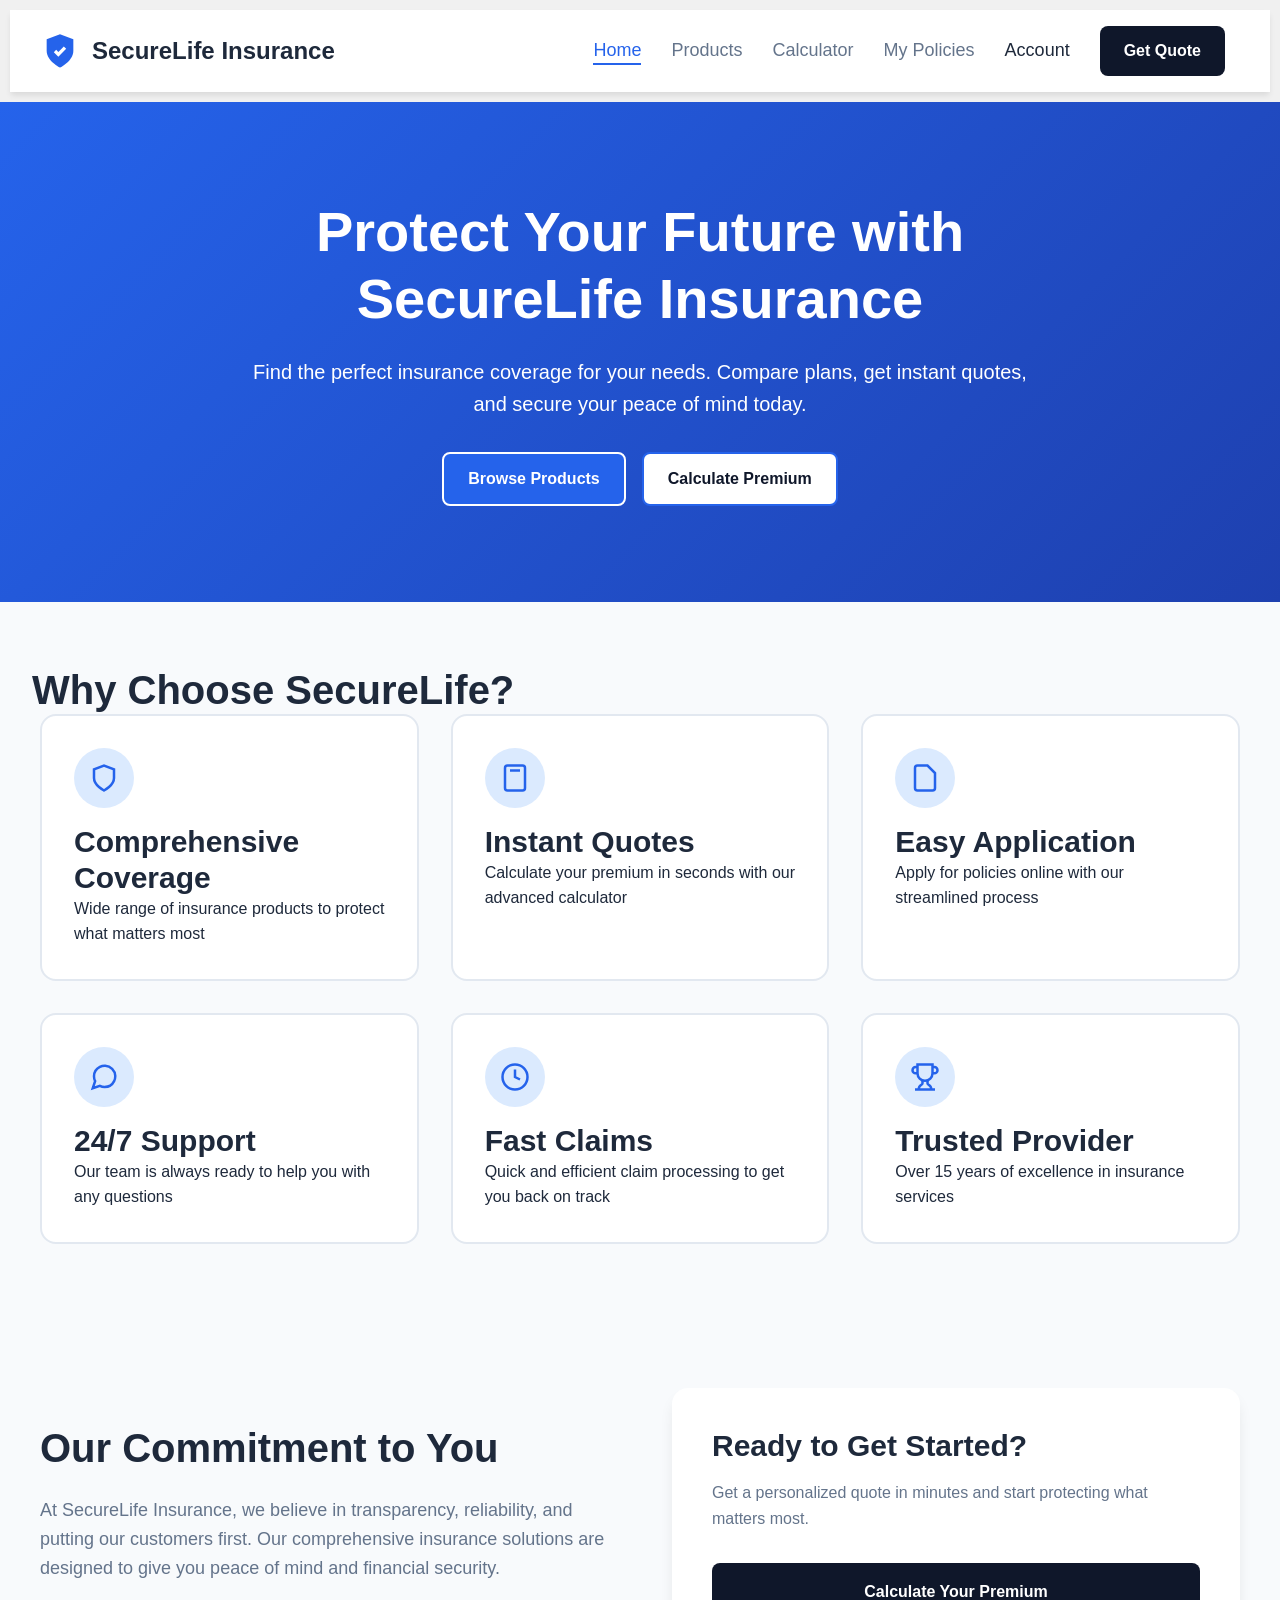
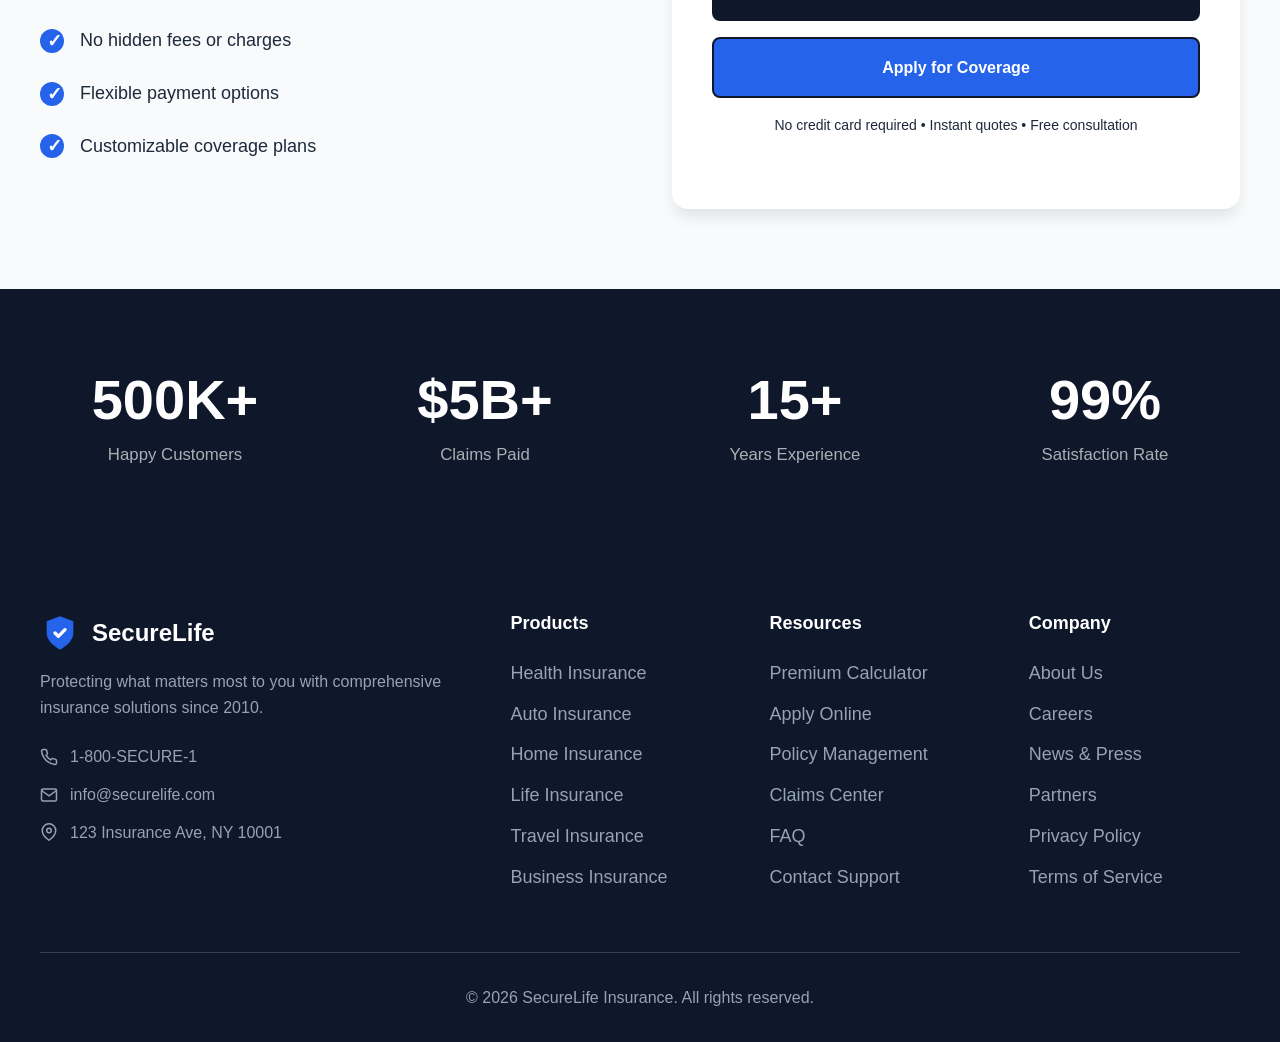
<file: index.html>
<!DOCTYPE html>
<html lang="en">
<head>
    <meta charset="UTF-8">
    <meta name="viewport" content="width=device-width, initial-scale=1.0">
    <meta name="description" content="SecureLife Insurance - Protecting what matters most">
    <title>SecureLife Insurance - Protect Your Future</title>
    <link rel="stylesheet" href="css/styles.css">
    <link rel="stylesheet" href="burgerstyle/style.css">

</head>
<body>

    <header>
    <nav class="navbar">
    <div class="navbar-container">
        <a href="index.html" class="logo">
            <svg viewBox="0 0 24 24" fill="none" xmlns="http://www.w3.org/2000/svg" width="40" height="40">
                <path d="M12 22s8-4 8-10V5l-8-3-8 3v7c0 6 8 10 8 10z" fill="#2563eb"/>
                <path d="M9 12l2 2 4-4" stroke="white" stroke-width="2"/>
            </svg>
            <span>SecureLife Insurance</span>
        </a>

     <input type="checkbox" id="menu-toggle">
    
    <label for="menu-toggle" class="menu-icon">&#9776;</label>

    <ul class="nav-menu">
        <li><a href="index.html" class="nav-link active">Home</a></li>
        <li><a href="products.html" class="nav-link">Products</a></li>
        <li><a href="calculator.html" class="nav-link">Calculator</a></li>
        <li><a href="policies.html" class="nav-link">My Policies</a></li>
        <li><a href="policies.html" class="account-link">Account</a></li>
        <li><a href="apply.html" class="btn btn-primary">Get Quote</a></li> 
    </ul>
    </div>
</nav>
</header>

    <main>
    <!-- Hero Section -->
    <section class="hero">
        <div class="hero-container">
            <h1>Protect Your Future with SecureLife Insurance</h1>
            <p>Find the perfect insurance coverage for your needs. Compare plans, get instant quotes, and secure your peace of mind today.</p>
            <div class="hero-buttons">
                <a href="products.html" class="btn btn-secondary">Browse Products</a>
                <a href="calculator.html" class="btn btn-outline">Calculate Premium</a>
            </div>
        </div>
    </section>
    <!-- Features Section -->
    <div class="features">
        <h2 class="feature">Why Choose SecureLife?</h2>
        <div class="features-grid">
            <article class="feature-card">
                <div class="feature-icon">
                    <svg viewBox="0 0 24 24" fill="none" stroke="currentColor" stroke-width="2">
                        <path d="M12 22s8-4 8-10V5l-8-3-8 3v7c0 6 8 10 8 10z"></path>
                    </svg>
                </div>
                <h3>Comprehensive Coverage</h3>
                <p>Wide range of insurance products to protect what matters most</p>
            </article>
            <article class="feature-card">
                <div class="feature-icon">
                    <svg viewBox="0 0 24 24" fill="none" stroke="currentColor" stroke-width="2">
                        <rect x="4" y="2" width="16" height="20" rx="2"></rect>
                        <line x1="8" y1="6" x2="16" y2="6"></line>
                    </svg>
                </div>
                <h3>Instant Quotes</h3>
                <p>Calculate your premium in seconds with our advanced calculator</p>
            </article>
            <article class="feature-card">
                <div class="feature-icon">
                    <svg viewBox="0 0 24 24" fill="none" stroke="currentColor" stroke-width="2">
                        <path d="M14 2H6a2 2 0 0 0-2 2v16a2 2 0 0 0 2 2h12a2 2 0 0 0 2-2V8z"></path>
                    </svg>
                </div>
                <h3>Easy Application</h3>
                <p>Apply for policies online with our streamlined process</p>
            </article>
            <article class="feature-card">
                <div class="feature-icon">
                    <svg viewBox="0 0 24 24" fill="none" stroke="currentColor" stroke-width="2">
                        <path d="M21 11.5a8.38 8.38 0 0 1-.9 3.8 8.5 8.5 0 0 1-7.6 4.7 8.38 8.38 0 0 1-3.8-.9L3 21l1.9-5.7a8.38 8.38 0 0 1-.9-3.8 8.5 8.5 0 0 1 4.7-7.6 8.38 8.38 0 0 1 3.8-.9h.5a8.48 8.48 0 0 1 8 8v.5z"></path>
                    </svg>
                </div>
                <h3>24/7 Support</h3>
                <p>Our team is always ready to help you with any questions</p>
            </article>
            <article class="feature-card">
                <div class="feature-icon">
                    <svg viewBox="0 0 24 24" fill="none" stroke="currentColor" stroke-width="2">
                        <circle cx="12" cy="12" r="10"></circle>
                        <polyline points="12 6 12 12 16 14"></polyline>
                    </svg>
                </div>
                <h3>Fast Claims</h3>
                <p>Quick and efficient claim processing to get you back on track</p>
            </article>
            <article class="feature-card">
                <div class="feature-icon">
                    <svg viewBox="0 0 24 24" fill="none" stroke="currentColor" stroke-width="2">
                        <path d="M6 9H4.5a2.5 2.5 0 0 1 0-5H6"></path>
                        <path d="M18 9h1.5a2.5 2.5 0 0 0 0-5H18"></path>
                        <path d="M4 22h16"></path>
                        <path d="M10 14.66V17c0 .55-.47.98-.97 1.21C7.85 18.75 7 20.24 7 22"></path>
                        <path d="M14 14.66V17c0 .55.47.98.97 1.21C16.15 18.75 17 20.24 17 22"></path>
                        <path d="M18 2H6v7a6 6 0 0 0 12 0V2Z"></path>
                    </svg>
                </div>
                <h3>Trusted Provider</h3>
                <p>Over 15 years of excellence in insurance services</p>
            </article>
        </div>
    </div>

    <!-- Commitment Section -->
    <section class="commitment">
        <div class="commitment-container">
            <div class="commitment-content">
                <h2>Our Commitment to You</h2>
                <p>At SecureLife Insurance, we believe in transparency, reliability, and putting our customers first. Our comprehensive insurance solutions are designed to give you peace of mind and financial security.</p>
                <ul class="commitment-list">
                    <li>No hidden fees or charges</li>
                    <li>Flexible payment options</li>
                    <li>Customizable coverage plans</li>
                </ul>
            </div>
            <div class="cta-box">
                <h3>Ready to Get Started?</h3>
                <p>Get a personalized quote in minutes and start protecting what matters most.</p>
                <div class="cta-buttons">
                    <a href="calculator.html" class="btn btn-primary btn-full-width">Calculate Your Premium</a>
                    <a href="apply.html" class="btn btn-secondary btn-full-width">Apply for Coverage</a>
                </div>
                <p style="margin-top: 1rem; font-size: 0.875rem; color: var(--text-light); text-align: center;">No credit card required • Instant quotes • Free consultation</p>
            </div>
        </div>
    </section>
</main>
                    <section class="statistics">
            <div class="statistics-grid">
                <div class="statistics-item">
                    <h3 class="statistics-value" data-target="500">500K+</h3>
                    <p class="statistics-label">Happy Customers</p>
                </div>
                <div class="statistics-item">
                    <h3 class="statistics-value" data-target="5">$5B+</h3>
                    <p class="statistics-label">Claims Paid</p>
                </div>
                <div class="statistics-item">
                    <h3 class="statistics-value" data-target="15">15+</h3>
                    <p class="statistics-label">Years Experience</p>
                </div>
                <div class="statistics-item">
                    <h3 class="statistics-value" data-target="99">99%</h3>
                    <p class="statistics-label">Satisfaction Rate</p>
                </div>
            </div>
        </section>
  <!-- Footer section of index.html -->
<footer class="footer">
    <div class="footer-container">
        <div class="footer-grid">
            <div class="footer-brand">
                <a href="index.html" class="logo">
                    <svg viewBox="0 0 24 24" fill="none" xmlns="http://www.w3.org/2000/svg" aria-hidden="true" width="40" height="40">
                        <path d="M12 22s8-4 8-10V5l-8-3-8 3v7c0 6 8 10 8 10z" fill="#2563eb"/>
                        <path d="M9 12l2 2 4-4" stroke="white" stroke-width="2" stroke-linecap="round" stroke-linejoin="round"/>
                    </svg>
                    <span>SecureLife</span>
                </a>
                <p>Protecting what matters most to you with comprehensive insurance solutions since 2010.</p>
                <ul class="footer-contact">
                    <li>
                        <svg width="18" height="18" viewBox="0 0 24 24" fill="none" stroke="currentColor" stroke-width="2">
                            <path d="M22 16.92v3a2 2 0 0 1-2.18 2 19.79 19.79 0 0 1-8.63-3.07 19.5 19.5 0 0 1-6-6 19.79 19.79 0 0 1-3.07-8.67A2 2 0 0 1 4.11 2h3a2 2 0 0 1 2 1.72 12.84 12.84 0 0 0 .7 2.81 2 2 0 0 1-.45 2.11L8.09 9.91a16 16 0 0 0 6 6l1.27-1.27a2 2 0 0 1 2.11-.45 12.84 12.84 0 0 0 2.81.7A2 2 0 0 1 22 16.92z"></path>
                        </svg>
                        1-800-SECURE-1
                    </li>
                    <li>
                        <svg width="18" height="18" viewBox="0 0 24 24" fill="none" stroke="currentColor" stroke-width="2">
                            <path d="M4 4h16c1.1 0 2 .9 2 2v12c0 1.1-.9 2-2 2H4c-1.1 0-2-.9-2-2V6c0-1.1.9-2 2-2z"></path>
                            <polyline points="22,6 12,13 2,6"></polyline>
                        </svg>
                        info@securelife.com
                    </li>
                    <li>
                        <svg width="18" height="18" viewBox="0 0 24 24" fill="none" stroke="currentColor" stroke-width="2">
                            <path d="M21 10c0 7-9 13-9 13s-9-6-9-13a9 9 0 0 1 18 0z"></path>
                            <circle cx="12" cy="10" r="3"></circle>
                        </svg>
                        123 Insurance Ave, NY 10001
                    </li>
                </ul>
            </div>

<div class="footer-column">
    <h4>Products</h4>
    <ul class="footer-links">
        <li><a href="products.html?category=health">Health Insurance</a></li>
        <li><a href="products.html?category=auto">Auto Insurance</a></li>
        <li><a href="products.html?category=home">Home Insurance</a></li>
        <li><a href="products.html?category=life">Life Insurance</a></li>
        <li><a href="products.html?category=travel">Travel Insurance</a></li>
        <li><a href="products.html?category=business">Business Insurance</a></li>
    </ul>
</div>

            <div class="footer-column">
                <h4>Resources</h4>
                <ul class="footer-links">
                    <li><a href="calculator.html">Premium Calculator</a></li>
                    <li><a href="apply.html">Apply Online</a></li>
                    <li><a href="policies.html">Policy Management</a></li>
                    <li><a href="#claims">Claims Center</a></li>
                    <li><a href="#faq">FAQ</a></li>
                    <li><a href="#support">Contact Support</a></li>
                </ul>
            </div>

            <div class="footer-column">
                <h4>Company</h4>
                <ul class="footer-links">
                    <li><a href="#about">About Us</a></li>
                    <li><a href="#careers">Careers</a></li>
                    <li><a href="#news">News & Press</a></li>
                    <li><a href="#partners">Partners</a></li>
                    <li><a href="#privacy">Privacy Policy</a></li>
                    <li><a href="#terms">Terms of Service</a></li>
                </ul>
            </div>
        </div>

        <div class="footer-bottom">
            <p>&copy; 2026 SecureLife Insurance. All rights reserved.</p>
        </div>
    </div>
</footer>

    <script src="script.js"></script>
</body>
</html>
</file>
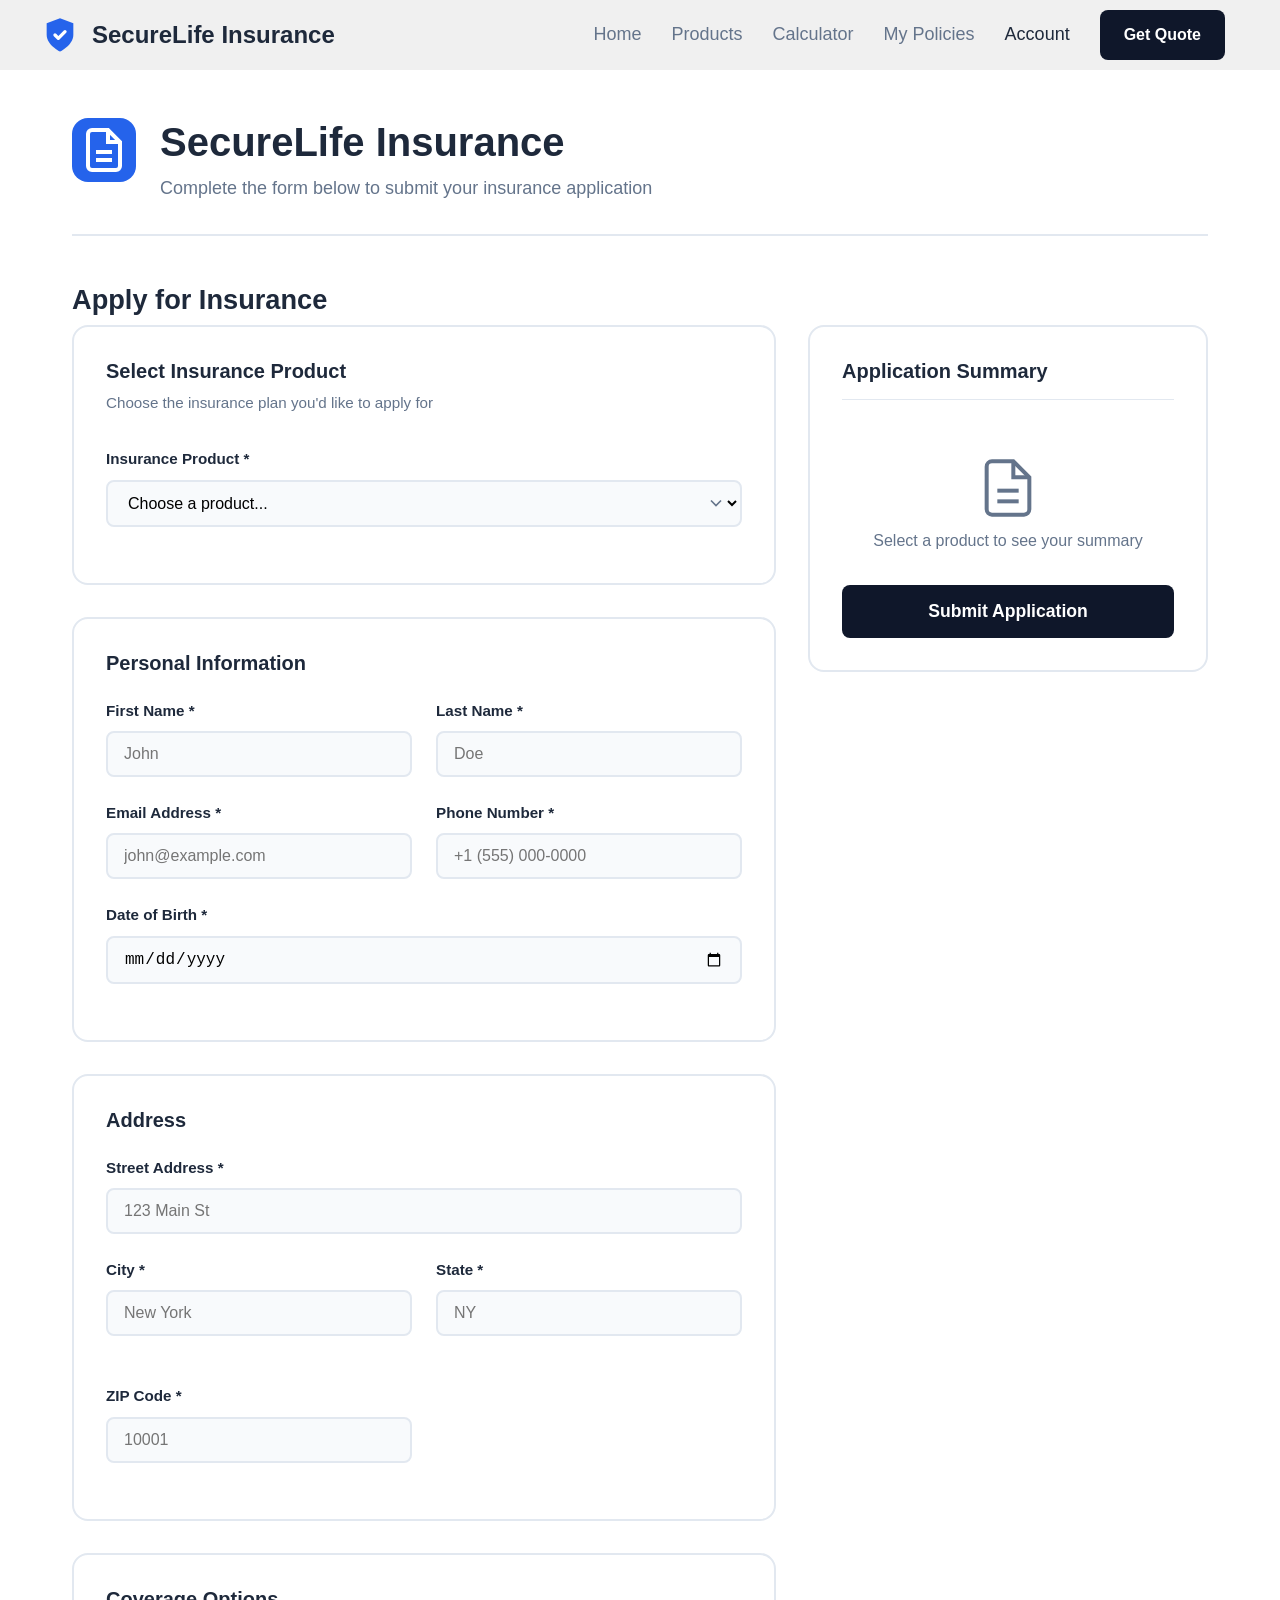
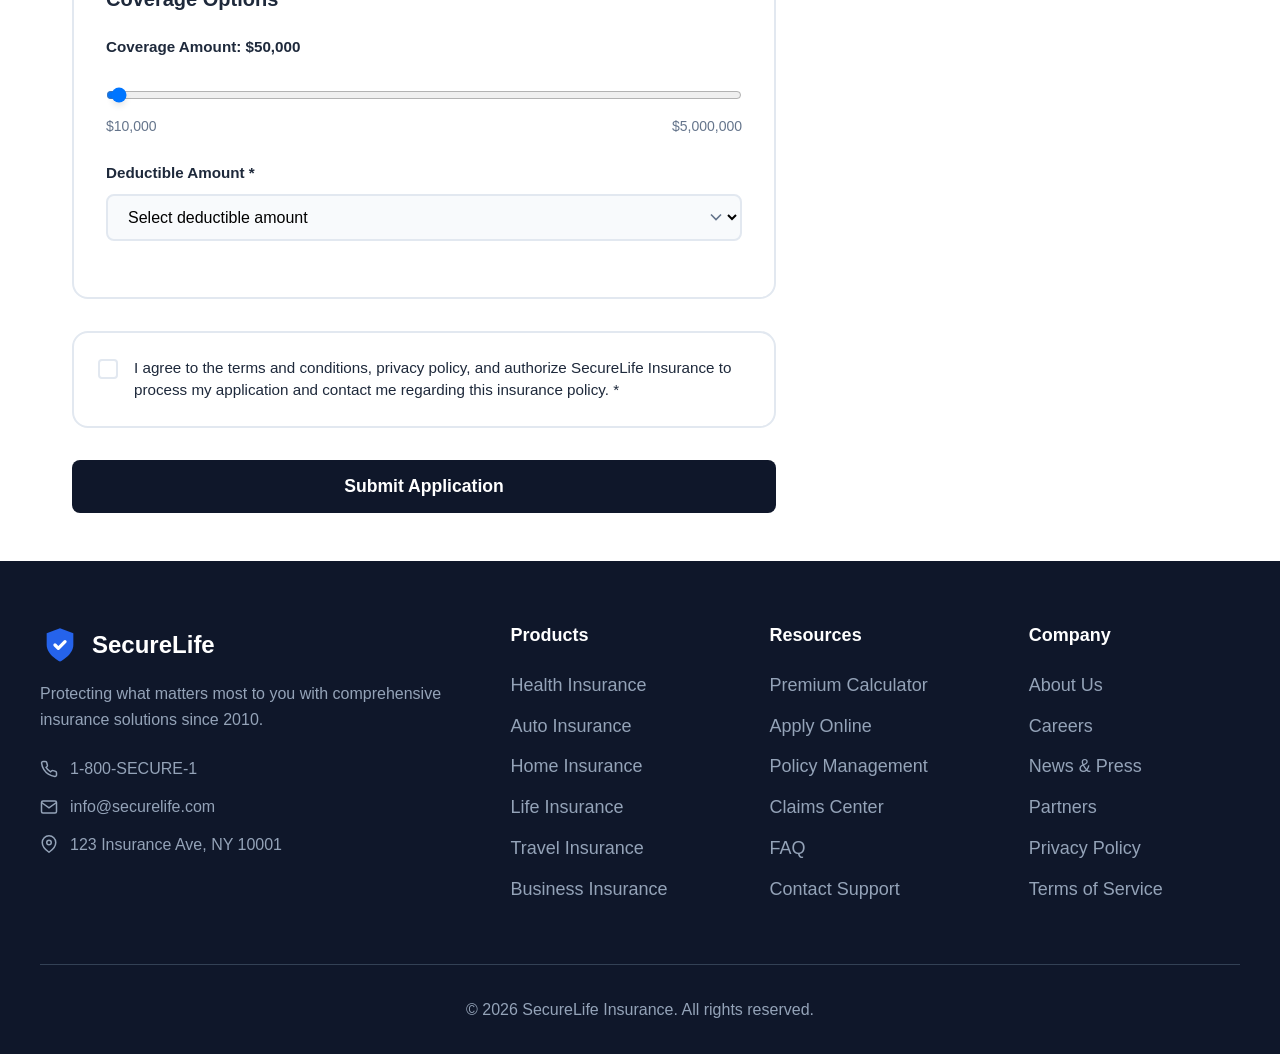
<file: apply.html>
<!DOCTYPE html>
<html lang="en">
<head>
    <meta charset="UTF-8">
    <meta name="viewport" content="width=device-width, initial-scale=1.0">
    <title>Apply for Insurance - SecureLife Insurance</title>
    <link rel="stylesheet" href="css/styles.css">
    <link rel="stylesheet" href="burgerstyle/style.css">
</head>
<body>
    <!-- Navigation -->
    <header>
        <nav class="navbar-container" aria-label="Main navigation">
            <a href="index.html" class="logo" aria-label="SecureLife Insurance Home">
                <svg viewBox="0 0 24 24" fill="none" xmlns="http://www.w3.org/2000/svg" aria-hidden="true" width="40" height="40">
                    <path d="M12 22s8-4 8-10V5l-8-3-8 3v7c0 6 8 10 8 10z" fill="#2563eb"/>
                    <path d="M9 12l2 2 4-4" stroke="white" stroke-width="2" stroke-linecap="round" stroke-linejoin="round"/>
                </svg>
                <span>SecureLife Insurance</span>
            </a>
            
             <input type="checkbox" id="menu-toggle">
    
    <label for="menu-toggle" class="menu-icon">&#9776;</label>

    <ul class="nav-menu">
        <li><a href="index.html" class="nav-link">Home</a></li>
        <li><a href="products.html" class="nav-link">Products</a></li>
        <li><a href="calculator.html" class="nav-link">Calculator</a></li>
        <li><a href="policies.html" class="nav-link">My Policies</a></li>
        <li><a href="policies.html" class="account-link">Account</a></li>
        <li><a href="apply.html" class="btn btn-primary">Get Quote</a></li> 
    </ul>
        </nav>
    </header>

    <main class="apply-page">
        <div class="apply-header">
            <div class="apply-icon">
                <svg width="48" height="48" viewBox="0 0 24 24" fill="none" stroke="currentColor" stroke-width="2">
                    <path d="M14 2H6a2 2 0 0 0-2 2v16a2 2 0 0 0 2 2h12a2 2 0 0 0 2-2V8z"></path>
                    <polyline points="14 2 14 8 20 8"></polyline>
                    <line x1="16" y1="13" x2="8" y2="13"></line>
                    <line x1="16" y1="17" x2="8" y2="17"></line>
                </svg>
            </div>
            <div class="apply-title">
                <h1>SecureLife Insurance</h1>
                <p>Complete the form below to submit your insurance application</p>
            </div>
        </div>
        <div class="Apply-tit">
               <h2>Apply for Insurance</h2>
        </div>
        <div class="apply-container">
            <!-- Left Side - Form -->
            <div class="apply-form-section">
                <form id="insuranceApplication" class="application-form">
                    <!-- Product Selection -->
                    <div class="form-card">
                        <div class="form-header">
                            <h3>Select Insurance Product</h3>
                            <p>Choose the insurance plan you'd like to apply for</p>
                        </div>
                        <div class="form-group">
                            <label for="applyProduct">Insurance Product *</label>
                            <div class="select-wrapper">
                                <select id="applyProduct" name="product" required>
                                    <option value="">Choose a product...</option>
                                    <option value="health-comprehensive" data-name="Comprehensive Health Insurance" data-price="450" data-coverage="2000000">Comprehensive Health Insurance - $450/month</option>
                                    <option value="health-basic" data-name="Basic Health Insurance" data-price="250" data-coverage="500000">Basic Health Insurance - $250/month</option>
                                    <option value="auto-full" data-name="Full Coverage Auto Insurance" data-price="125" data-coverage="500000">Full Coverage Auto Insurance - $125/month</option>
                                    <option value="auto-basic" data-name="Basic Auto Insurance" data-price="65" data-coverage="100000">Basic Auto Insurance - $65/month</option>
                                    <option value="home-standard" data-name="Standard Homeowners Insurance" data-price="95" data-coverage="350000">Standard Homeowners Insurance - $95/month</option>
                                    <option value="life-term" data-name="Term Life Insurance" data-price="35" data-coverage="5000000">Term Life Insurance - $35/month</option>
                                    <option value="travel-international" data-name="International Travel Insurance" data-price="75" data-coverage="500000">International Travel Insurance - $75/month</option>
                                    <option value="business-liability" data-name="Business Liability Insurance" data-price="200" data-coverage="3000000">Business Liability Insurance - $200/month</option>
                                </select>
                                <svg class="select-arrow" width="20" height="20" viewBox="0 0 24 24" fill="none" stroke="currentColor" stroke-width="2">
                                    <polyline points="6 9 12 15 18 9"></polyline>
                                </svg>
                            </div>
                        </div>
                    </div>

                    <!-- Personal Information -->
                    <div class="form-card">
                        <div class="form-header">
                            <h3>Personal Information</h3>
                        </div>
                        <div class="form-row">
                            <div class="form-group">
                                <label for="firstName">First Name *</label>
                                <input type="text" id="firstName" name="firstName" required placeholder="John">
                            </div>
                            <div class="form-group">
                                <label for="lastName">Last Name *</label>
                                <input type="text" id="lastName" name="lastName" required placeholder="Doe">
                            </div>
                        </div>
                        <div class="form-row">
                            <div class="form-group">
                                <label for="email">Email Address *</label>
                                <input type="email" id="email" name="email" required placeholder="john@example.com">
                            </div>
                            <div class="form-group">
                                <label for="phone">Phone Number *</label>
                                <input type="tel" id="phone" name="phone" required placeholder="+1 (555) 000-0000">
                            </div>
                        </div>
                        <div class="form-group">
                            <label for="dob">Date of Birth *</label>
                            <input type="date" id="dob" name="dob" required>
                        </div>
                    </div>

                    <!-- Address -->
                    <div class="form-card">
                        <div class="form-header">
                            <h3>Address</h3>
                        </div>
                        <div class="form-group">
                            <label for="street">Street Address *</label>
                            <input type="text" id="street" name="street" required placeholder="123 Main St">
                        </div>
                        <div class="form-row">
                            <div class="form-group">
                                <label for="city">City *</label>
                                <input type="text" id="city" name="city" required placeholder="New York">
                            </div>
                            <div class="form-group">
                                <label for="state">State *</label>
                                <input type="text" id="state" name="state" required placeholder="NY">
                            </div>
                            <div class="form-group">
                                <label for="zip">ZIP Code *</label>
                                <input type="text" id="zip" name="zip" required pattern="[0-9]{5}" placeholder="10001">
                            </div>
                        </div>
                    </div>

                    <!-- Coverage Options -->
                    <div class="form-card">
                        <div class="form-header">
                            <h3>Coverage Options</h3>
                        </div>
                        <div class="form-group">
                            <label>Coverage Amount: <span id="coverageValue">$50,000</span></label>
                            <div class="range-container">
                                <input type="range" id="coverageSlider" class="range-slider" min="10000" max="5000000" step="1000" value="50000">
                                <div class="range-labels">
                                    <span>$10,000</span>
                                    <span>$5,000,000</span>
                                </div>
                            </div>
                        </div>
                        <div class="form-group">
                            <label for="deductible">Deductible Amount *</label>
                            <div class="select-wrapper">
                              <select id="deductible" name="deductible" required>
                                <option value="" selected>Select deductible amount</option>
                                <option value="0">$0</option>
                                <option value="250">$250</option>
                                <option value="500">$500</option>
                                <option value="1000">$1,000</option>
                                <option value="2500">$2,500</option>
                                <option value="5000">$5,000</option>
                              </select>
                                <svg class="select-arrow" width="20" height="20" viewBox="0 0 24 24" fill="none" stroke="currentColor" stroke-width="2">
                                    <polyline points="6 9 12 15 18 9"></polyline>
                                </svg>
                            </div>
                        </div>
                    </div>

                    <!-- Terms Agreement -->
                    <div class="form-card agreement-card">
                        <label class="checkbox-label">
                            <input type="checkbox" id="agreement" name="agreement" required>
                            <span class="checkbox-custom"></span>
                            <span class="checkbox-text">
                                I agree to the terms and conditions, privacy policy, and authorize SecureLife Insurance to process my application and contact me regarding this insurance policy. *
                            </span>
                        </label>
                    </div>

                    <button type="submit" class="btn btn-primary btn-large btn-full-width">
                        Submit Application
                    </button>
                </form>
            </div>

            <!-- Right Side - Summary -->
            <div class="apply-summary-section">
                <div class="summary-card">
                    <div class="summary-header">
                        <h3>Application Summary</h3>
                    </div>
                    <div class="summary-content" id="summaryContent">
                        <div class="summary-placeholder">
                            <svg width="64" height="64" viewBox="0 0 24 24" fill="none" stroke="currentColor" stroke-width="1.5">
                                <path d="M14 2H6a2 2 0 0 0-2 2v16a2 2 0 0 0 2 2h12a2 2 0 0 0 2-2V8z"></path>
                                <polyline points="14 2 14 8 20 8"></polyline>
                                <line x1="16" y1="13" x2="8" y2="13"></line>
                                <line x1="16" y1="17" x2="8" y2="17"></line>
                            </svg>
                            <p>Select a product to see your summary</p>
                        </div>
                    </div>
                    <div class="summary-details" id="summaryDetails" style="display: none;">
                        <div class="summary-product">
                            <span class="summary-label">Selected Product</span>
                            <span class="summary-value" id="summaryProduct">-</span>
                        </div>
                        <div class="summary-premium">
                            <span class="summary-label">Estimated Monthly Premium</span>
                            <span class="summary-amount" id="summaryPremium">$0.00</span>
                        </div>
                        <div class="summary-row">
                            <span class="summary-label">Coverage</span>
                            <span class="summary-value" id="summaryCoverage">$50,000</span>
                        </div>
                        <div class="summary-row">
                            <span class="summary-label">Deductible</span>
                            <span class="summary-value" id="summaryDeductible">$500</span>
                        </div>
                        <div class="summary-row">
                            <span class="summary-label">Applicant</span>
                            <span class="summary-value" id="summaryApplicant">-</span>
                        </div>
                        <div class="summary-disclaimer">
                            <svg width="20" height="20" viewBox="0 0 24 24" fill="none" stroke="currentColor" stroke-width="2">
                                <circle cx="12" cy="12" r="10"></circle>
                                <line x1="12" y1="8" x2="12" y2="12"></line>
                                <line x1="12" y1="16" x2="12.01" y2="16"></line>
                            </svg>
                            <p>This is an estimate. Final premium will be determined after underwriting review.</p>
                        </div>
                    </div>
                    <div class="summary-actions">
                        <button type="submit" form="insuranceApplication" class="btn btn-primary btn-full-width btn-large">
                            Submit Application
                        </button>
                    </div>
                </div>
            </div>
        </div>
    </main>

   <footer class="footer">
    <div class="footer-container">
        <div class="footer-grid">
            <div class="footer-brand">
                <a href="index.html" class="logo">
                    <svg viewBox="0 0 24 24" fill="none" xmlns="http://www.w3.org/2000/svg" aria-hidden="true" width="40" height="40">
                        <path d="M12 22s8-4 8-10V5l-8-3-8 3v7c0 6 8 10 8 10z" fill="#2563eb"/>
                        <path d="M9 12l2 2 4-4" stroke="white" stroke-width="2" stroke-linecap="round" stroke-linejoin="round"/>
                    </svg>
                    <span>SecureLife</span>
                </a>
                <p>Protecting what matters most to you with comprehensive insurance solutions since 2010.</p>
                <ul class="footer-contact">
                    <li>
                        <svg width="18" height="18" viewBox="0 0 24 24" fill="none" stroke="currentColor" stroke-width="2">
                            <path d="M22 16.92v3a2 2 0 0 1-2.18 2 19.79 19.79 0 0 1-8.63-3.07 19.5 19.5 0 0 1-6-6 19.79 19.79 0 0 1-3.07-8.67A2 2 0 0 1 4.11 2h3a2 2 0 0 1 2 1.72 12.84 12.84 0 0 0 .7 2.81 2 2 0 0 1-.45 2.11L8.09 9.91a16 16 0 0 0 6 6l1.27-1.27a2 2 0 0 1 2.11-.45 12.84 12.84 0 0 0 2.81.7A2 2 0 0 1 22 16.92z"></path>
                        </svg>
                        1-800-SECURE-1
                    </li>
                    <li>
                        <svg width="18" height="18" viewBox="0 0 24 24" fill="none" stroke="currentColor" stroke-width="2">
                            <path d="M4 4h16c1.1 0 2 .9 2 2v12c0 1.1-.9 2-2 2H4c-1.1 0-2-.9-2-2V6c0-1.1.9-2 2-2z"></path>
                            <polyline points="22,6 12,13 2,6"></polyline>
                        </svg>
                        info@securelife.com
                    </li>
                    <li>
                        <svg width="18" height="18" viewBox="0 0 24 24" fill="none" stroke="currentColor" stroke-width="2">
                            <path d="M21 10c0 7-9 13-9 13s-9-6-9-13a9 9 0 0 1 18 0z"></path>
                            <circle cx="12" cy="10" r="3"></circle>
                        </svg>
                        123 Insurance Ave, NY 10001
                    </li>
                </ul>
            </div>

           <div class="footer-column">
    <h4>Products</h4>
    <ul class="footer-links">
        <li><a href="products.html?category=health">Health Insurance</a></li>
        <li><a href="products.html?category=auto">Auto Insurance</a></li>
        <li><a href="products.html?category=home">Home Insurance</a></li>
        <li><a href="products.html?category=life">Life Insurance</a></li>
        <li><a href="products.html?category=travel">Travel Insurance</a></li>
        <li><a href="products.html?category=business">Business Insurance</a></li>
    </ul>
</div>

            <div class="footer-column">
                <h4>Resources</h4>
                <ul class="footer-links">
                    <li><a href="calculator.html">Premium Calculator</a></li>
                    <li><a href="apply.html">Apply Online</a></li>
                    <li><a href="policies.html">Policy Management</a></li>
                    <li><a href="#claims">Claims Center</a></li>
                    <li><a href="#faq">FAQ</a></li>
                    <li><a href="#support">Contact Support</a></li>
                </ul>
            </div>

            <div class="footer-column">
                <h4>Company</h4>
                <ul class="footer-links">
                    <li><a href="#about">About Us</a></li>
                    <li><a href="#careers">Careers</a></li>
                    <li><a href="#news">News & Press</a></li>
                    <li><a href="#partners">Partners</a></li>
                    <li><a href="#privacy">Privacy Policy</a></li>
                    <li><a href="#terms">Terms of Service</a></li>
                </ul>
            </div>
        </div>

        <div class="footer-bottom">
            <p>&copy; 2026 SecureLife Insurance. All rights reserved.</p>
        </div>
    </div>
</footer>

    <script src="script.js"></script>
</body>
</html>
</file>
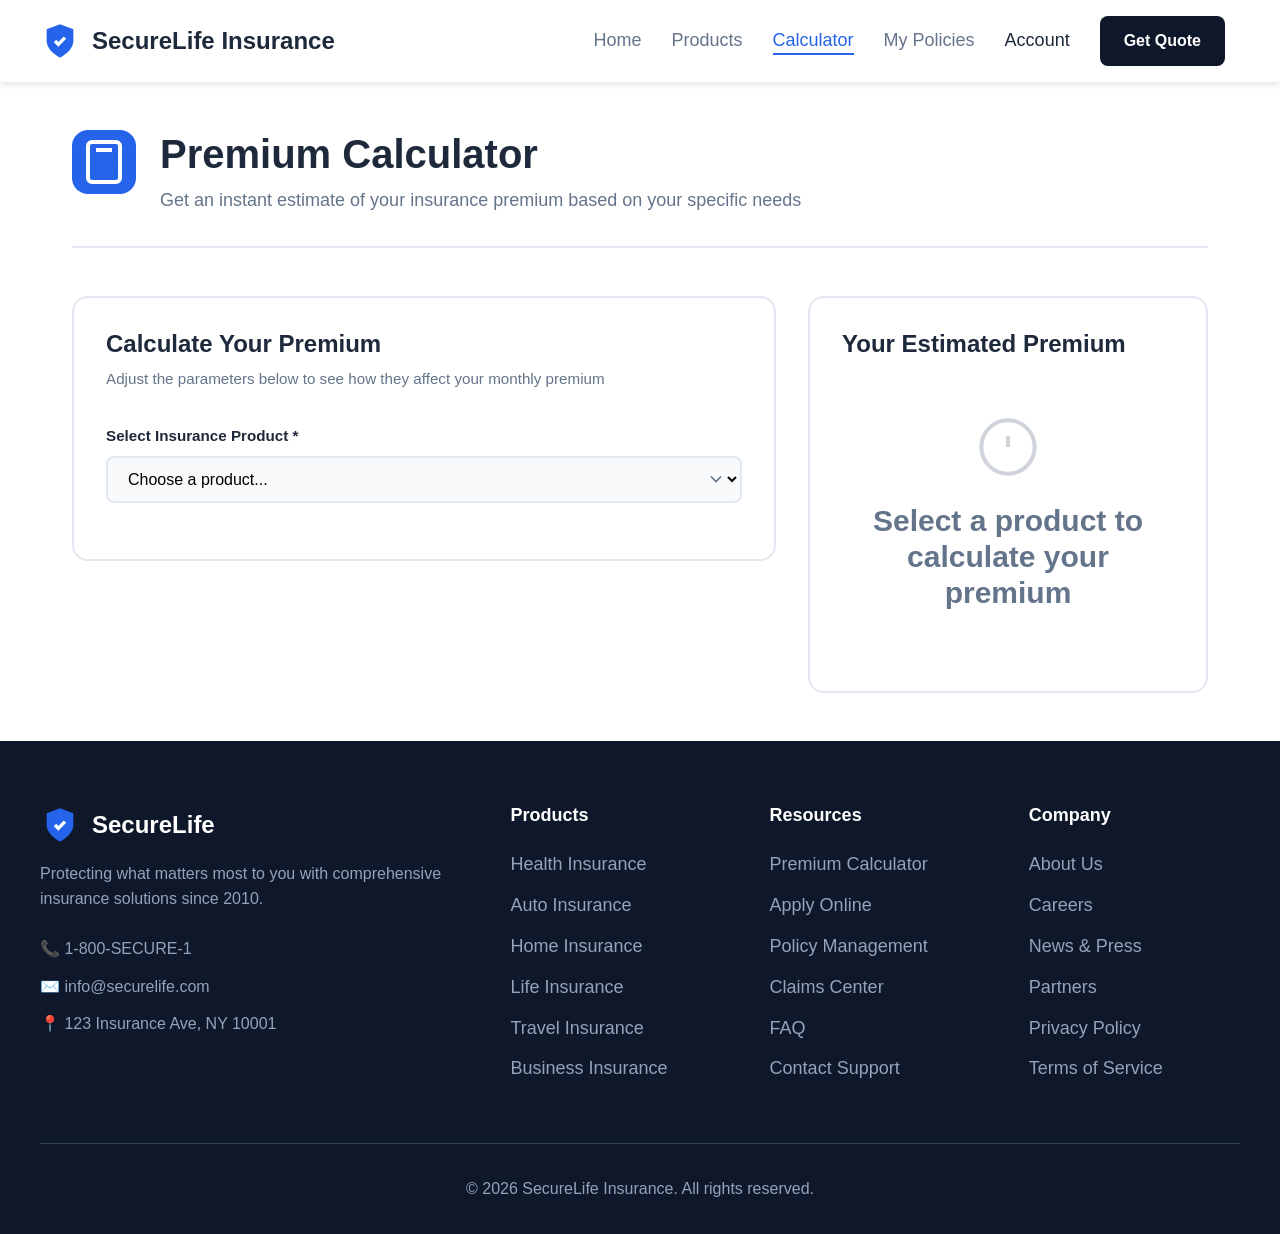
<file: calculator.html>
<!DOCTYPE html>
<html lang="en">
<head>
    <meta charset="UTF-8">
    <meta name="viewport" content="width=device-width, initial-scale=1.0">
    <title>Premium Calculator - SecureLife Insurance</title>
    <link rel="stylesheet" href="css/styles.css">
    <link rel="stylesheet" href="burgerstyle/style.css">
</head>
<body>
    <!-- Navigation -->
    <header class="navbar">
        <nav class="navbar-container">
            <a href="index.html" class="logo">
                <svg viewBox="0 0 24 24" fill="none" xmlns="http://www.w3.org/2000/svg" width="40" height="40">
                    <path d="M12 22s8-4 8-10V5l-8-3-8 3v7c0 6 8 10 8 10z" fill="#2563eb"/>
                    <path d="M9 12l2 2 4-4" stroke="white" stroke-width="2"/>
                </svg>
                <span>SecureLife Insurance</span>
            </a>
            
            <input type="checkbox" id="menu-toggle">
    
    <label for="menu-toggle" class="menu-icon">&#9776;</label>

    <ul class="nav-menu">
        <li><a href="index.html" class="nav-link ">Home</a></li>
        <li><a href="products.html" class="nav-link">Products</a></li>
        <li><a href="calculator.html" class="nav-link active">Calculator</a></li>
        <li><a href="policies.html" class="nav-link">My Policies</a></li>
        <li><a href="policies.html" class="account-link">Account</a></li>
        <li><a href="apply.html" class="btn btn-primary">Get Quote</a></li> 
    </ul>
        </nav>
    </header>

    <main class="calculator-page">
        <div class="calculator-header">
            <div class="calculator-icon">
                <svg width="48" height="48" viewBox="0 0 24 24" fill="none" stroke="currentColor" stroke-width="2">
                    <rect x="4" y="2" width="16" height="20" rx="2"></rect>
                    <line x1="8" y1="6" x2="16" y2="6"></line>
                    <line x1="16" y1="14" x2="16" y2="14"></line>
                    <path d="M8 10h.01M12 10h.01M16 10h.01M8 14h.01M12 14h.01M8 18h.01M12 18h.01M16 18h.01"></path>
                </svg>
            </div>
            <div class="calculator-title">
                <h1>Premium Calculator</h1>
                <p>Get an instant estimate of your insurance premium based on your specific needs</p>
            </div>
        </div>

        <div class="calculator-container">
            <!-- Left Side - Form -->
            <div class="calculator-form-section">
                <div class="form-card">
                    <div class="form-header">
                        <h2>Calculate Your Premium</h2>
                        <p>Adjust the parameters below to see how they affect your monthly premium</p>
                    </div>
                    
                    <div class="form-group">
                        <label for="insuranceProduct">Select Insurance Product *</label>
                        <div class="select-wrapper">
                            <select id="insuranceProduct" required>
                                <option value="">Choose a product...</option>
                            </select>
                            <svg class="select-arrow" width="20" height="20" viewBox="0 0 24 24" fill="none" stroke="currentColor" stroke-width="2">
                                <polyline points="6 9 12 15 18 9"></polyline>
                            </svg>
                        </div>
                    </div>

                    <div class="form-group" id="coverageGroup" style="display: none;">
                        <label>Coverage Amount: <span id="coverageValue">$50,000</span></label>
                        <div class="range-container">
                        <input type="range" id="coverageSlider" class="range-slider" 
                               min="10000" max="5000000" step="10000">
                        <div class="range-labels">
                            <span>$10,000</span>
                            <span>$5,000,000</span>
                        </div>
                    </div>
                    </div>

                    <div class="form-group" id="deductibleGroup" style="display: none;">
                        <label for="deductibleAmount">Deductible Amount *</label>
                        <div class="select-wrapper">
                            <select id="deductibleAmount" required>
                                 <option value="" selected>Select deductible amount</option>
                                <option value="0">$0</option>
                                <option value="250">$250</option>
                                <option value="500">$500</option>
                                <option value="1000">$1,000</option>
                                <option value="2500">$2,500</option>
                                <option value="5000">$5,000</option>
                            </select>
                            <svg class="select-arrow" width="20" height="20" viewBox="0 0 24 24" fill="none" stroke="currentColor" stroke-width="2">
                                <polyline points="6 9 12 15 18 9"></polyline>
                            </svg>
                        </div>
                    </div>

                    <div class="form-group" id="zipGroup" style="display: none;">
                        <label for="zipCode">ZIP Code (Optional)</label>
                        <input type="text" id="zipCode" placeholder="Enter ZIP code" pattern="[0-9]{5}">
                        <span class="help-text">Helps us provide more accurate estimates</span>
                    </div>
                </div>
            </div>

            <!-- Right Side - Results -->
            <div class="calculator-result-section">
                <div class="result-card">
                    <div class="result-header">
                        <h2>Your Estimated Premium</h2>
                    </div>
                    
                    <div id="resultPlaceholder" class="result-placeholder">
                        <svg width="64" height="64" viewBox="0 0 24 24" fill="none" stroke="currentColor" stroke-width="1.5">
                            <circle cx="12" cy="12" r="10"></circle>
                            <line x1="12" y1="8" x2="12" y2="12"></line>
                            <line x1="12" y1="16" x2="12.01" y2="16"></line>
                        </svg>
                        <h3>Select a product to calculate your premium</h3>
                    </div>
                    
                    <div id="premiumDisplay" class="premium-display" style="display: none;">
                        <div class="monthly-premium">
                            <span class="label">Monthly Premium</span>
                            <div class="amount">
                                <span class="currency">$</span>
                                <span id="monthlyAmount">0.00</span>
                            </div>
                            <span class="annual-premium" id="annualPremium">$0.00 annually</span>
                        </div>
                        
                        <div class="premium-details">
                            <div class="detail-row">
                                <span class="detail-label">Product</span>
                                <span class="detail-value" id="detailProduct">-</span>
                            </div>
                            <div class="detail-row">
                                <span class="detail-label">Coverage</span>
                                <span class="detail-value" id="detailCoverage">-</span>
                            </div>
                            <div class="detail-row">
                                <span class="detail-label">Deductible</span>
                                <span class="detail-value" id="detailDeductible">-</span>
                            </div>
                        </div>
                        
                        <div class="result-actions">
                            <a href="apply.html" class="btn btn-primary btn-full-width">
                                Apply Now
                                <svg width="18" height="18" viewBox="0 0 24 24" fill="none" stroke="currentColor" stroke-width="2">
                                    <line x1="5" y1="12" x2="19" y2="12"></line>
                                    <polyline points="12 5 19 12 12 19"></polyline>
                                </svg>
                            </a>
                        </div>
                        
                        <div class="disclaimer">
                            <svg width="20" height="20" viewBox="0 0 24 24" fill="none" stroke="currentColor" stroke-width="2">
                                <circle cx="12" cy="12" r="10"></circle>
                                <line x1="12" y1="8" x2="12" y2="12"></line>
                                <line x1="12" y1="16" x2="12.01" y2="16"></line>
                            </svg>
                            <p>This is an estimate. Final premium may vary based on underwriting and additional factors.</p>
                        </div>
                    </div>
                </div>
            </div>
        </div>
    </main>
<footer class="footer">
    <div class="footer-container">       
        <div class="footer-grid">
            <div class="footer-brand">
                <a href="index.html" class="logo">
                    <svg viewBox="0 0 24 24" fill="none" xmlns="http://www.w3.org/2000/svg" width="40" height="40">
                        <path d="M12 22s8-4 8-10V5l-8-3-8 3v7c0 6 8 10 8 10z" fill="#2563eb"/>
                        <path d="M9 12l2 2 4-4" stroke="white" stroke-width="2"/>
                    </svg>
                    <span>SecureLife</span>
                </a>
                <p>Protecting what matters most to you with comprehensive insurance solutions since 2010.</p>
                <ul class="footer-contact">
                    <li>📞 1-800-SECURE-1</li>
                    <li>✉️ info@securelife.com</li>
                    <li>📍 123 Insurance Ave, NY 10001</li>
                </ul>
            </div>

            <div class="footer-column">
                <h4>Products</h4>
                <ul class="footer-links">
                    <li><a href="products.html?category=health">Health Insurance</a></li>
                    <li><a href="products.html?category=auto">Auto Insurance</a></li>
                    <li><a href="products.html?category=home">Home Insurance</a></li>
                    <li><a href="products.html?category=life">Life Insurance</a></li>
                    <li><a href="products.html?category=travel">Travel Insurance</a></li>
                    <li><a href="products.html?category=business">Business Insurance</a></li>
                </ul>
            </div>

            <div class="footer-column">
                <h4>Resources</h4>
                <ul class="footer-links">
                    <li><a href="calculator.html">Premium Calculator</a></li>
                    <li><a href="apply.html">Apply Online</a></li>
                    <li><a href="policies.html">Policy Management</a></li>
                    <li><a href="#claims">Claims Center</a></li>
                    <li><a href="#faq">FAQ</a></li>
                    <li><a href="#support">Contact Support</a></li>
                </ul>
            </div>

            <div class="footer-column">
                <h4>Company</h4>
                <ul class="footer-links">
                    <li><a href="#about">About Us</a></li>
                    <li><a href="#careers">Careers</a></li>
                    <li><a href="#news">News & Press</a></li>
                    <li><a href="#partners">Partners</a></li>
                    <li><a href="#privacy">Privacy Policy</a></li>
                    <li><a href="#terms">Terms of Service</a></li>
                </ul>
            </div>
        </div>

        <div class="footer-bottom">
            <p>&copy; 2026 SecureLife Insurance. All rights reserved.</p>
        </div>
    </div>
</footer>

    <script src="script.js"></script>
</body>
</html>
</file>
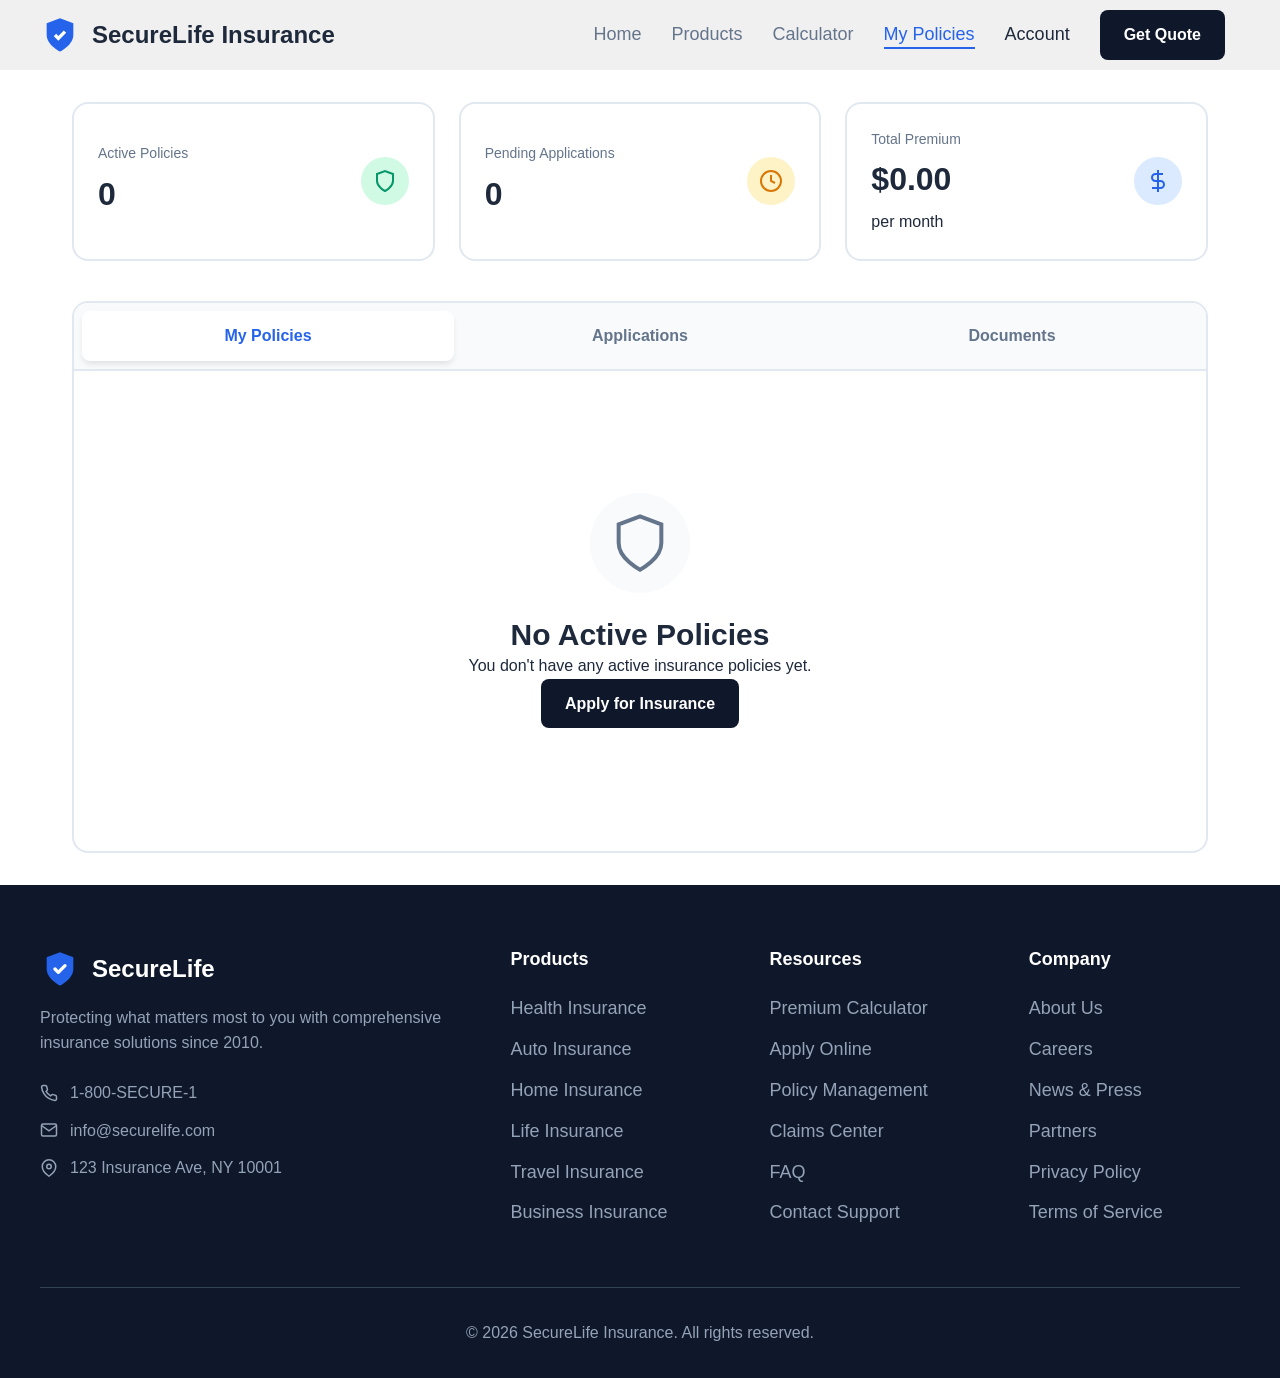
<file: policies.html>
<!DOCTYPE html>
<html lang="en">
<head>
    <meta charset="UTF-8">
    <meta name="viewport" content="width=device-width, initial-scale=1.0">
    <title>My Policies - SecureLife Insurance</title>
    <link rel="stylesheet" href="css/styles.css">
    <link rel="stylesheet" href="burgerstyle/style.css">
</head>

<body>
    <!-- Navigation -->
    <header>
        <nav class="navbar-container">
            <a href="index.html" class="logo">
                <svg viewBox="0 0 24 24" fill="none" xmlns="http://www.w3.org/2000/svg" width="40" height="40">
                    <path d="M12 22s8-4 8-10V5l-8-3-8 3v7c0 6 8 10 8 10z" fill="#2563eb"/>
                    <path d="M9 12l2 2 4-4" stroke="white" stroke-width="2"/>
                </svg>
                <span>SecureLife Insurance</span>
            </a>
            
             <input type="checkbox" id="menu-toggle">
    
    <label for="menu-toggle" class="menu-icon">&#9776;</label>

    <ul class="nav-menu">
        <li><a href="index.html" class="nav-link">Home</a></li>
        <li><a href="products.html" class="nav-link">Products</a></li>
        <li><a href="calculator.html" class="nav-link">Calculator</a></li>
        <li><a href="policies.html" class="nav-link active">My Policies</a></li>
        <li><a href="policies.html" class="account-link">Account</a></li>
        <li><a href="apply.html" class="btn btn-primary">Get Quote</a></li> 
    </ul>
        </nav>
    </header>

    <main class="policies-page">
        <!-- Dashboard Stats -->
        <div class="dashboard-stats">
            <div class="stat-card">
                <div class="stat-info">
                    <span class="stat-label">Active Policies</span>
                    <span class="stat-value" id="activePoliciesCount">0</span>
                </div>
                <div class="stat-icon success">
                    <svg width="24" height="24" viewBox="0 0 24 24" fill="none" stroke="currentColor" stroke-width="2">
                        <path d="M12 22s8-4 8-10V5l-8-3-8 3v7c0 6 8 10 8 10z"></path>
                    </svg>
                </div>
            </div>
            <div class="stat-card">
                <div class="stat-info">
                    <span class="stat-label">Pending Applications</span>
                    <span class="stat-value" id="pendingApplicationsCount">0</span>
                </div>
                <div class="stat-icon warning">
                    <svg width="24" height="24" viewBox="0 0 24 24" fill="none" stroke="currentColor" stroke-width="2">
                        <circle cx="12" cy="12" r="10"></circle>
                        <polyline points="12 6 12 12 16 14"></polyline>
                    </svg>
                </div>
            </div>
            <div class="stat-card">
                <div class="stat-info">
                    <span class="stat-label">Total Premium</span>
                    <span class="stat-value" id="totalPremium">$0.00</span>
                    <span class="stat-period">per month</span>
                </div>
                <div class="stat-icon primary">
                    <svg width="24" height="24" viewBox="0 0 24 24" fill="none" stroke="currentColor" stroke-width="2">
                        <line x1="12" y1="1" x2="12" y2="23"></line>
                        <path d="M17 5H9.5a3.5 3.5 0 0 0 0 7h5a3.5 3.5 0 0 1 0 7H6"></path>
                    </svg>
                </div>
            </div>
        </div>

        <!-- Tabs -->
        <div class="tabs-container">
            <div class="tabs" role="tablist">
                <button class="tab active" role="tab" aria-controls="policies-panel" id="tab-policies" onclick="switchTab('policies')">
                    My Policies
                </button>
                <button class="tab" role="tab" aria-controls="applications-panel" id="tab-applications" onclick="switchTab('applications')">
                    Applications
                </button>
                <button class="tab" role="tab" aria-controls="documents-panel" id="tab-documents" onclick="switchTab('documents')">
                    Documents
                </button>
            </div>

            <div class="tab-panels">
                <!-- My Policies Panel -->
                <div class="tab-panel active" role="tabpanel" id="policies-panel">
                    <div class="empty-state">
                        <div class="empty-icon">
                            <svg width="64" height="64" viewBox="0 0 24 24" fill="none" stroke="currentColor" stroke-width="1.5">
                                <path d="M12 22s8-4 8-10V5l-8-3-8 3v7c0 6 8 10 8 10z"></path>
                            </svg>
                        </div>
                        <h3>No Active Policies</h3>
                        <p>You don't have any active insurance policies yet.</p>
                        <a href="apply.html" class="btn btn-primary">Apply for Insurance</a>
                    </div>
                </div>

                <!-- Applications Panel -->
                <div class="tab-panel" role="tabpanel" id="applications-panel">
                    <div class="applications-list" id="applicationsList">
                        <!-- Applications will be rendered here by JavaScript -->
                    </div>
                    <div class="empty-state" id="emptyApplications" style="display: none;">
                        <div class="empty-icon">
                            <svg width="64" height="64" viewBox="0 0 24 24" fill="none" stroke="currentColor" stroke-width="1.5">
                                <path d="M14 2H6a2 2 0 0 0-2 2v16a2 2 0 0 0 2 2h12a2 2 0 0 0 2-2V8z"></path>
                                <polyline points="14 2 14 8 20 8"></polyline>
                            </svg>
                        </div>
                        <h3>No Pending Applications</h3>
                        <p>You haven't submitted any insurance applications yet.</p>
                        <a href="apply.html" class="btn btn-primary">Submit Application</a>
                    </div>
                </div>

                <!-- Documents Panel -->
                <div class="tab-panel" role="tabpanel" id="documents-panel">
                    <div class="empty-state">
                        <div class="empty-icon">
                            <svg width="64" height="64" viewBox="0 0 24 24" fill="none" stroke="currentColor" stroke-width="1.5">
                                <path d="M14 2H6a2 2 0 0 0-2 2v16a2 2 0 0 0 2 2h12a2 2 0 0 0 2-2V8z"></path>
                                <polyline points="14 2 14 8 20 8"></polyline>
                                <line x1="16" y1="13" x2="8" y2="13"></line>
                                <line x1="16" y1="17" x2="8" y2="17"></line>
                            </svg>
                        </div>
                        <h3>No Documents</h3>
                        <p>Documents will appear here once you have active policies.</p>
                    </div>
                </div>
            </div>
        </div>
    </main>

  <footer class="footer">
    <div class="footer-container">
        <div class="footer-grid">
            <div class="footer-brand">
                <a href="index.html" class="logo">
                    <svg viewBox="0 0 24 24" fill="none" xmlns="http://www.w3.org/2000/svg" aria-hidden="true" width="40" height="40">
                        <path d="M12 22s8-4 8-10V5l-8-3-8 3v7c0 6 8 10 8 10z" fill="#2563eb"/>
                        <path d="M9 12l2 2 4-4" stroke="white" stroke-width="2" stroke-linecap="round" stroke-linejoin="round"/>
                    </svg>
                    <span>SecureLife</span>
                </a>
                <p>Protecting what matters most to you with comprehensive insurance solutions since 2010.</p>
                <ul class="footer-contact">
                    <li>
                        <svg width="18" height="18" viewBox="0 0 24 24" fill="none" stroke="currentColor" stroke-width="2">
                            <path d="M22 16.92v3a2 2 0 0 1-2.18 2 19.79 19.79 0 0 1-8.63-3.07 19.5 19.5 0 0 1-6-6 19.79 19.79 0 0 1-3.07-8.67A2 2 0 0 1 4.11 2h3a2 2 0 0 1 2 1.72 12.84 12.84 0 0 0 .7 2.81 2 2 0 0 1-.45 2.11L8.09 9.91a16 16 0 0 0 6 6l1.27-1.27a2 2 0 0 1 2.11-.45 12.84 12.84 0 0 0 2.81.7A2 2 0 0 1 22 16.92z"></path>
                        </svg>
                        1-800-SECURE-1
                    </li>
                    <li>
                        <svg width="18" height="18" viewBox="0 0 24 24" fill="none" stroke="currentColor" stroke-width="2">
                            <path d="M4 4h16c1.1 0 2 .9 2 2v12c0 1.1-.9 2-2 2H4c-1.1 0-2-.9-2-2V6c0-1.1.9-2 2-2z"></path>
                            <polyline points="22,6 12,13 2,6"></polyline>
                        </svg>
                        info@securelife.com
                    </li>
                    <li>
                        <svg width="18" height="18" viewBox="0 0 24 24" fill="none" stroke="currentColor" stroke-width="2">
                            <path d="M21 10c0 7-9 13-9 13s-9-6-9-13a9 9 0 0 1 18 0z"></path>
                            <circle cx="12" cy="10" r="3"></circle>
                        </svg>
                        123 Insurance Ave, NY 10001
                    </li>
                </ul>
            </div>

           <div class="footer-column">
    <h4>Products</h4>
    <ul class="footer-links">
        <li><a href="products.html?category=health">Health Insurance</a></li>
        <li><a href="products.html?category=auto">Auto Insurance</a></li>
        <li><a href="products.html?category=home">Home Insurance</a></li>
        <li><a href="products.html?category=life">Life Insurance</a></li>
        <li><a href="products.html?category=travel">Travel Insurance</a></li>
        <li><a href="products.html?category=business">Business Insurance</a></li>
    </ul>
</div>

            <div class="footer-column">
                <h4>Resources</h4>
                <ul class="footer-links">
                    <li><a href="calculator.html">Premium Calculator</a></li>
                    <li><a href="apply.html">Apply Online</a></li>
                    <li><a href="policies.html">Policy Management</a></li>
                    <li><a href="#claims">Claims Center</a></li>
                    <li><a href="#faq">FAQ</a></li>
                    <li><a href="#support">Contact Support</a></li>
                </ul>
            </div>

            <div class="footer-column">
                <h4>Company</h4>
                <ul class="footer-links">
                    <li><a href="#about">About Us</a></li>
                    <li><a href="#careers">Careers</a></li>
                    <li><a href="#news">News & Press</a></li>
                    <li><a href="#partners">Partners</a></li>
                    <li><a href="#privacy">Privacy Policy</a></li>
                    <li><a href="#terms">Terms of Service</a></li>
                </ul>
            </div>
        </div>

        <div class="footer-bottom">
            <p>&copy; 2026 SecureLife Insurance. All rights reserved.</p>
        </div>
    </div>
</footer>

    <script src="script.js"></script>
</body>
</html>
</file>
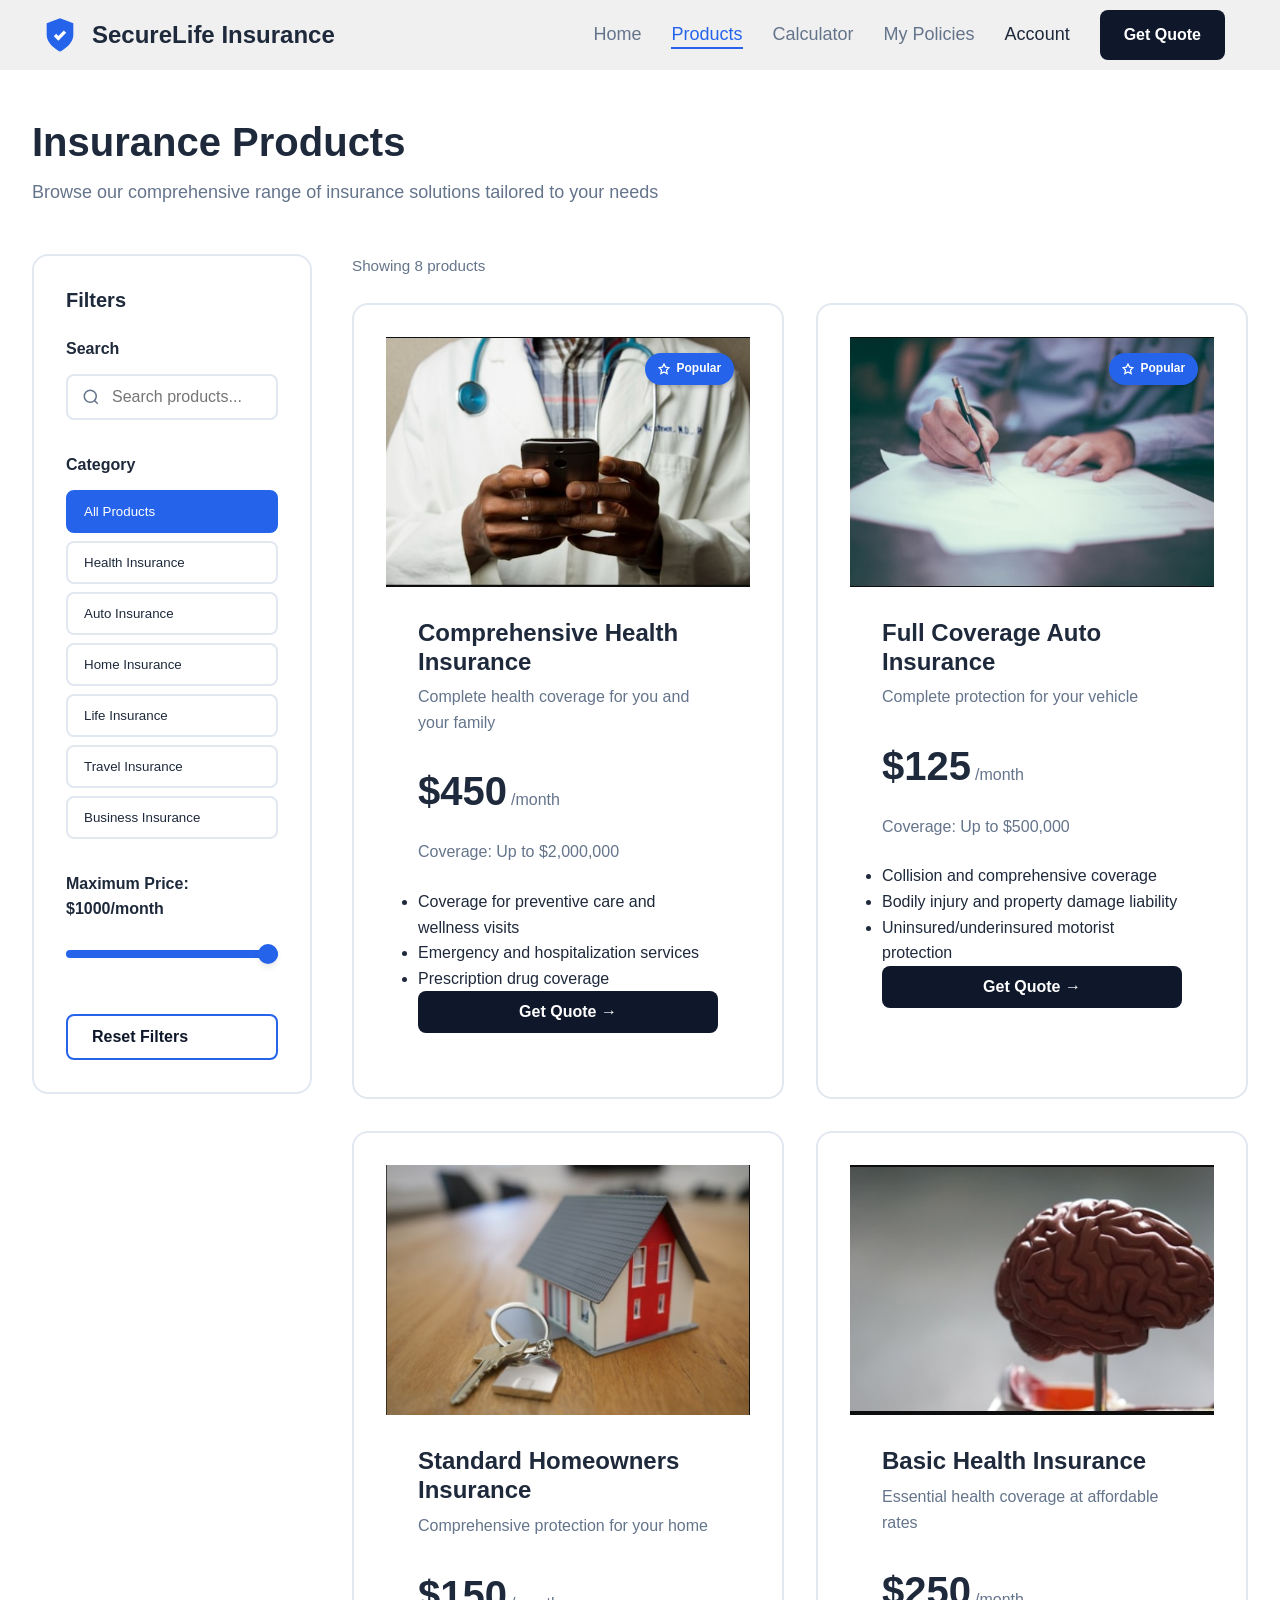
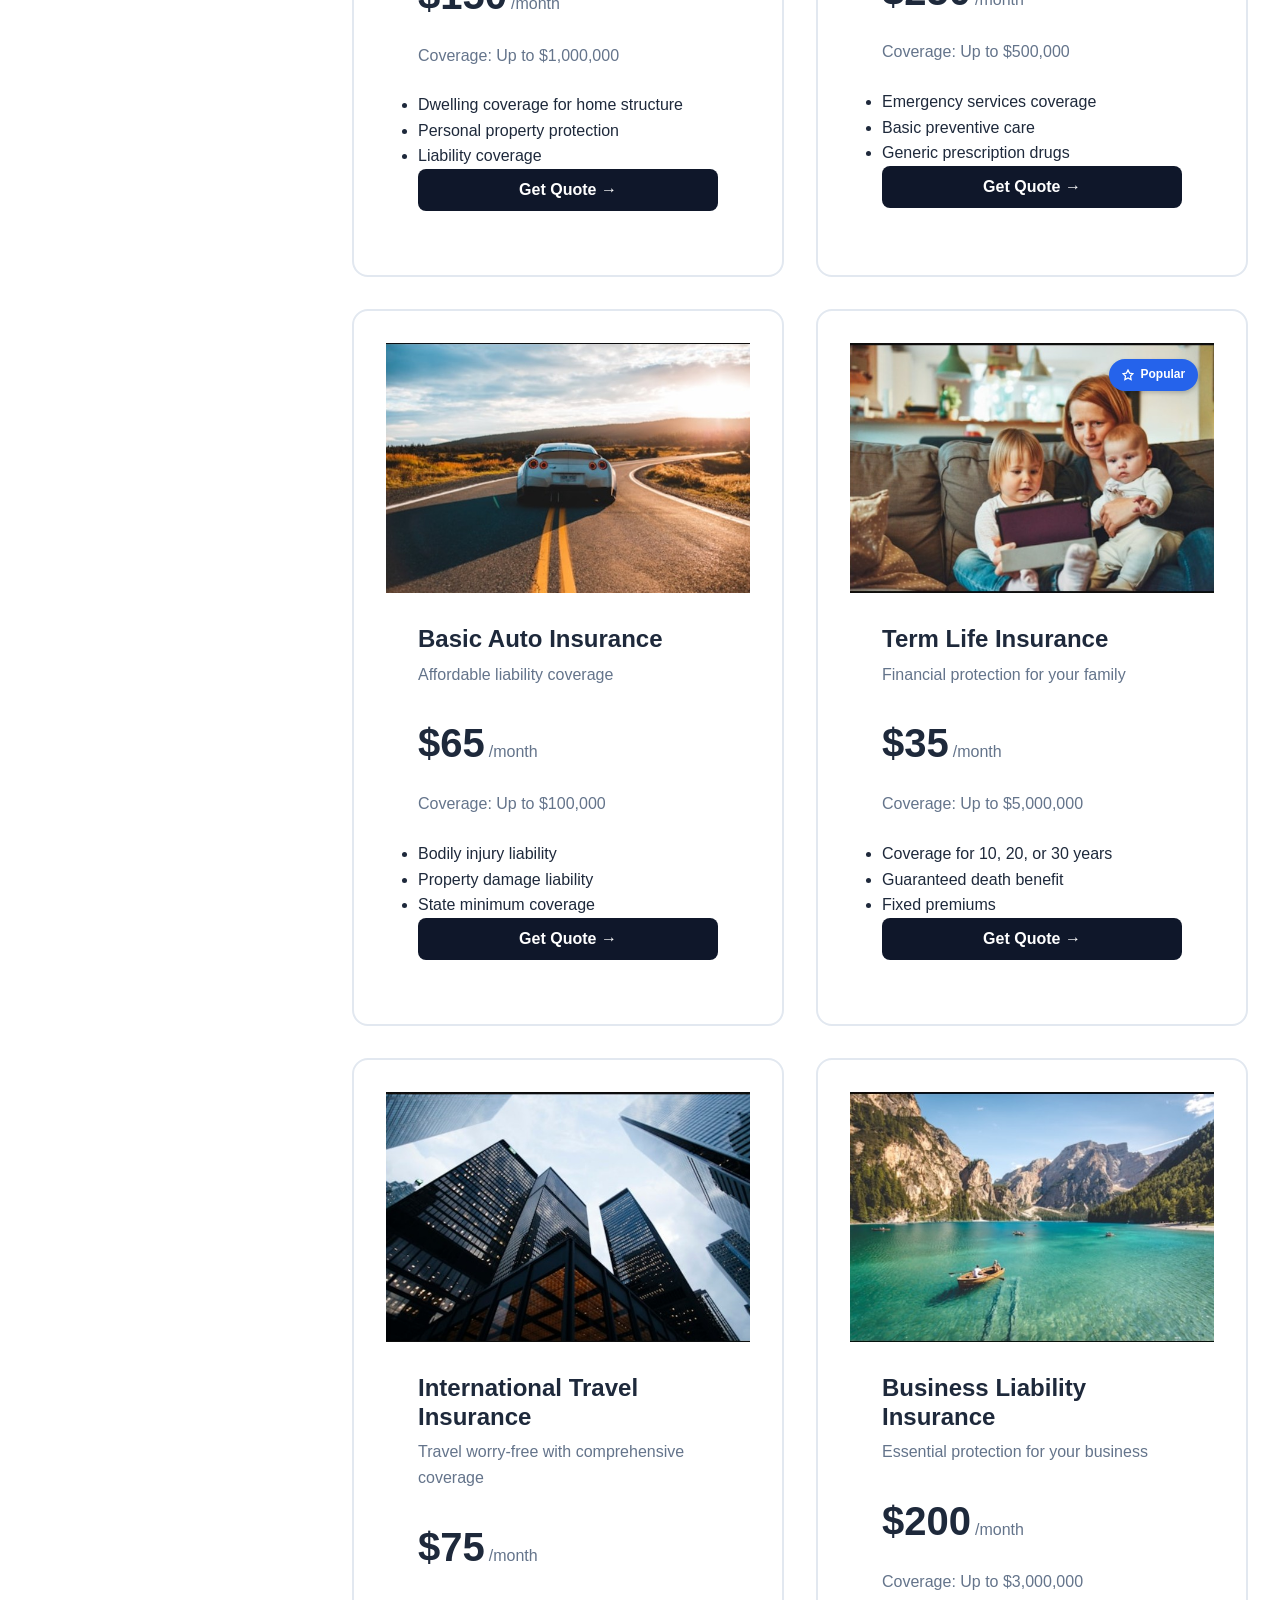
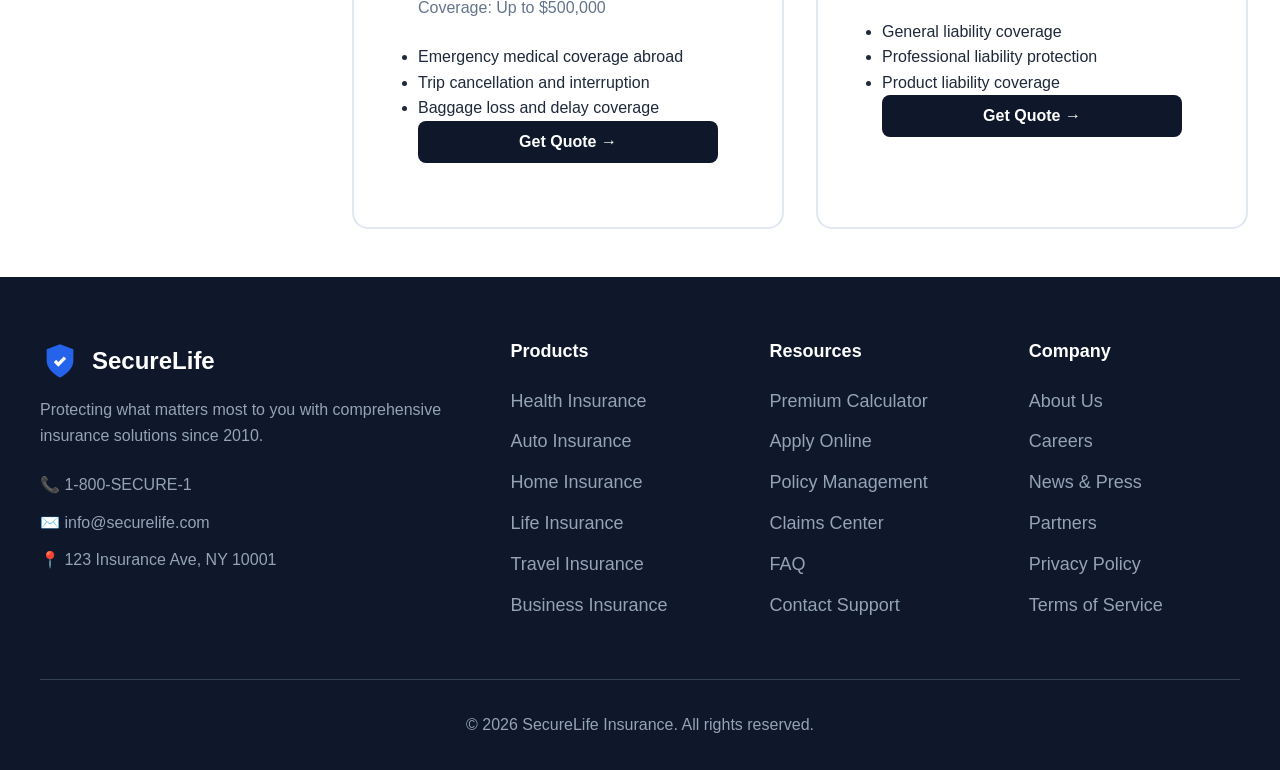
<file: products.html>
<!DOCTYPE html>
<html lang="en">
<head>
    <meta charset="UTF-8">
    <meta name="viewport" content="width=device-width, initial-scale=1.0">
    <title>Products - SecureLife Insurance</title>
    <link rel="stylesheet" href="css/styles.css">
    <link rel="stylesheet" href="burgerstyle/style.css">
</head>
<body>
    <!-- Navigation -->
    <header>
        <nav class="navbar-container">
            <a href="index.html" class="logo">
                <svg viewBox="0 0 24 24" fill="none" xmlns="http://www.w3.org/2000/svg" width="40" height="40">
                    <path d="M12 22s8-4 8-10V5l-8-3-8 3v7c0 6 8 10 8 10z" fill="#2563eb"/>
                    <path d="M9 12l2 2 4-4" stroke="white" stroke-width="2"/>
                </svg>
                <span>SecureLife Insurance</span>
            </a>
    
     <input type="checkbox" id="menu-toggle">
    
    <label for="menu-toggle" class="menu-icon">&#9776;</label>

    <ul class="nav-menu">
        <li><a href="index.html" class="nav-link">Home</a></li>
        <li><a href="products.html" class="nav-link active">Products</a></li>
        <li><a href="calculator.html" class="nav-link">Calculator</a></li>
        <li><a href="policies.html" class="nav-link">My Policies</a></li>
        <li><a href="policies.html" class="account-link">Account</a></li>
        <li><a href="apply.html" class="btn btn-primary">Get Quote</a></li> 
    </ul>
            </div>
        </nav>
    </header>

    <main class="products-page">
        <div class="products-header">
            <h1>Insurance Products</h1>
            <p>Browse our comprehensive range of insurance solutions tailored to your needs</p>
        </div>

        <div class="products-container">
            <!-- Filters Sidebar -->
            <aside class="filters-sidebar">
                <div class="filters-section">
                    <h3>Filters</h3>
                    
                    <div class="filter-group">
                        <label>Search</label>
                        <div class="search-box">
                            <svg width="18" height="18" viewBox="0 0 24 24" fill="none" stroke="currentColor" stroke-width="2">
                                <circle cx="11" cy="11" r="8"/>
                                <path d="m21 21-4.35-4.35"/>
                            </svg>
                            <input type="text" id="searchInput" placeholder="Search products..." autocomplete="off">
                        </div>
                    </div>

                    <div class="filter-group">
                        <label>Category</label>
                        <div class="category-filters">
                            <button class="category-btn active" data-category="all">All Products</button>
                            <button class="category-btn" data-category="health">Health Insurance</button>
                            <button class="category-btn" data-category="auto">Auto Insurance</button>
                            <button class="category-btn" data-category="home">Home Insurance</button>
                            <button class="category-btn" data-category="life">Life Insurance</button>
                            <button class="category-btn" data-category="travel">Travel Insurance</button>
                            <button class="category-btn" data-category="business">Business Insurance</button>
                        </div>
                    </div>

                    <div class="filter-group">
                        <label>Maximum Price: <span id="priceValue">$1000</span>/month</label>
                        <input type="range" id="priceRange" min="0" max="1000" value="1000" step="10" class="price-slider">
                    </div>

                    <button class="btn btn-outline reset-filters" id="resetFilters">Reset Filters</button>
                </div>
            </aside>

            <!-- Products Content -->
            <div class="products-content">
                <div class="products-count">Showing <span id="productCount">0</span> products</div>
                <div class="products-grid" id="productsGrid">
                    <!-- Products will be rendered by JavaScript -->
                </div>
            </div>
        </div>
    </main>

    <!-- Footer -->
    <footer class="footer">
        <div class="footer-container">
            <div class="footer-grid">
                <div class="footer-brand">
                    <a href="index.html" class="logo">
                        <svg viewBox="0 0 24 24" fill="none" xmlns="http://www.w3.org/2000/svg" width="40" height="40">
                            <path d="M12 22s8-4 8-10V5l-8-3-8 3v7c0 6 8 10 8 10z" fill="#2563eb"/>
                            <path d="M9 12l2 2 4-4" stroke="white" stroke-width="2"/>
                        </svg>
                        <span>SecureLife</span>
                    </a>
                    <p>Protecting what matters most to you with comprehensive insurance solutions since 2010.</p>
                    <ul class="footer-contact">
                        <li>📞 1-800-SECURE-1</li>
                        <li>✉️ info@securelife.com</li>
                        <li>📍 123 Insurance Ave, NY 10001</li>
                    </ul>
                </div>

                <div class="footer-column">
    <h4>Products</h4>
    <ul class="footer-links">
        <li><a href="products.html?category=health">Health Insurance</a></li>
        <li><a href="products.html?category=auto">Auto Insurance</a></li>
        <li><a href="products.html?category=home">Home Insurance</a></li>
        <li><a href="products.html?category=life">Life Insurance</a></li>
        <li><a href="products.html?category=travel">Travel Insurance</a></li>
        <li><a href="products.html?category=business">Business Insurance</a></li>
    </ul>
</div>

                <div class="footer-column">
                    <h4>Resources</h4>
                    <ul class="footer-links">
                        <li><a href="calculator.html">Premium Calculator</a></li>
                        <li><a href="apply.html">Apply Online</a></li>
                        <li><a href="policies.html">Policy Management</a></li>
                        <li><a href="#claims">Claims Center</a></li>
                        <li><a href="#faq">FAQ</a></li>
                        <li><a href="#support">Contact Support</a></li>
                    </ul>
                </div>

                <div class="footer-column">
                    <h4>Company</h4>
                    <ul class="footer-links">
                        <li><a href="#about">About Us</a></li>
                        <li><a href="#careers">Careers</a></li>
                        <li><a href="#news">News & Press</a></li>
                        <li><a href="#partners">Partners</a></li>
                        <li><a href="#privacy">Privacy Policy</a></li>
                        <li><a href="#terms">Terms of Service</a></li>
                    </ul>
                </div>
            </div>

            <div class="footer-bottom">
                <p>&copy; 2026 SecureLife Insurance. All rights reserved.</p>
            </div>
        </div>
    </footer>

    <script src="script.js"></script>
</body>
</html>
</file>
<file: css/styles.css>
@charset "UTF-8";
*, *::before, *::after {
  margin: 0;
  padding: 0;
  box-sizing: border-box;
}

html {
  scroll-behavior: smooth;
}

body {
  font-family: -apple-system, BlinkMacSystemFont, "Segoe UI", Roboto, "Helvetica Neue", Arial, sans-serif;
  line-height: 1.6;
  color: #1e293b;
  background-color: #ffffff;
}

h1, h2, h3, h4, h5, h6 {
  font-weight: 700;
  line-height: 1.2;
}

h1 {
  font-size: 3rem;
}

h2 {
  font-size: 2.5rem;
}

h3 {
  font-size: 1.875rem;
}

.navbar {
  overflow: hidden; /* или overflow: visible */
  position: relative;
  background-color: #ffffff;
  box-shadow: 0 4px 6px -1px rgba(0, 0, 0, 0.1);
  position: sticky;
  top: 0;
  z-index: 1000;
  padding: 1rem 0;
}
.navbar-container {
  max-width: 1200px;
  margin: 0 auto;
  display: flex;
  justify-content: space-between;
  align-items: center;
}

.logo {
  display: flex;
  align-items: center;
  gap: 0.75rem;
  text-decoration: none;
  color: #1e293b;
  font-size: 1.5rem;
  font-weight: 700;
}
.logo svg {
  width: 40px;
  height: 40px;
}

.nav-menu {
  display: flex;
  list-style: none;
  align-items: center;
}

.nav-link {
  text-decoration: none;
  color: #64748b;
  font-weight: 500;
  transition: color 0.3s ease;
  position: relative;
}
.nav-link:hover, .nav-link.active {
  color: #2563eb;
}
.nav-link::after {
  content: "";
  position: absolute;
  bottom: -5px;
  left: 0;
  width: 0;
  height: 2px;
  background-color: #2563eb;
  transition: width 0.3s ease;
}
.nav-link:hover::after, .nav-link.active::after {
  width: 100%;
}

.nav-actions {
  display: flex;
  gap: 1rem;
  align-items: center;
}

.account-link {
  display: flex;
  align-items: center;
  gap: 0.5rem;
  text-decoration: none;
  color: #1e293b;
  font-weight: 500;
}

.btn {
  background-color: #0f172a;
  color: #ffffff;
  border: none;
  padding: 0.75rem 1.5rem;
  border-radius: 0.5rem;
  font-weight: 600;
  cursor: pointer;
  text-decoration: none;
  display: inline-flex;
  align-items: center;
  gap: 0.5rem;
  transition: all 0.3s ease;
  font-size: 1rem;
}
.btn:hover {
  background-color: #2563eb;
}
.btn-secondary {
  background-color: #2563eb;
  color: #ffffff;
  border: none;
  padding: 0.75rem 1.5rem;
  border-radius: 0.5rem;
  font-weight: 600;
  cursor: pointer;
  text-decoration: none;
  display: inline-flex;
  align-items: center;
  gap: 0.5rem;
  transition: all 0.3s ease;
  font-size: 1rem;
}
.btn-secondary:hover {
  background-color: #ffffff;
}
.btn-secondary {
  border: 2px solid #0f172a;
}
.btn-secondary:hover {
  border-color: #2563eb;
  color: #2563eb;
}
.btn-outline {
  background-color: #ffffff;
  color: #0f172a;
  border: none;
  padding: 0.75rem 1.5rem;
  border-radius: 0.5rem;
  font-weight: 600;
  cursor: pointer;
  text-decoration: none;
  display: inline-flex;
  align-items: center;
  gap: 0.5rem;
  transition: all 0.3s ease;
  font-size: 1rem;
}
.btn-outline:hover {
  background-color: #2563eb;
}
.btn-outline {
  border: 2px solid #2563eb;
}
.btn-outline:hover {
  border-color: #2563eb;
  color: #ffffff;
}
.btn-large {
  padding: 1rem 2rem;
  font-size: 1.1rem;
}
.btn-full-width {
  width: 100%;
  justify-content: center;
}

.hero {
  background: linear-gradient(135deg, #2563eb, #1e40af);
  color: #ffffff;
  padding: 6rem 2rem;
  text-align: center;
}
.hero-container {
  max-width: 800px;
  margin: 0 auto;
}
.hero h1 {
  font-size: 3.5rem;
  margin-bottom: 1.5rem;
  animation: fadeInUp 0.8s ease;
}
.hero p {
  font-size: 1.25rem;
  margin-bottom: 2rem;
  opacity: 0.95;
  animation: fadeInUp 0.8s ease 0.2s both;
}
.hero-buttons {
  display: flex;
  gap: 1rem;
  justify-content: center;
  animation: fadeInUp 0.8s ease 0.4s both;
}
.hero-buttons .btn-secondary {
  border-color: #ffffff;
  color: #ffffff;
}
.hero-buttons .btn-secondary:hover {
  background-color: #ffffff;
  color: #2563eb;
}

.features {
  padding: 4rem 2rem;
  background-color: #f8fafc;
}
.features-grid {
  max-width: 1200px;
  margin: 0 auto;
  display: grid;
  grid-template-columns: repeat(auto-fit, minmax(350px, 1fr));
  gap: 2rem;
}

.feature-card {
  background-color: #ffffff;
  border: 2px solid #e2e8f0;
  border-radius: 1rem;
  padding: 2rem;
  transition: all 0.3s ease;
}
.feature-card:hover {
  border-color: #2563eb;
  box-shadow: 0 10px 15px -3px rgba(0, 0, 0, 0.1);
  transform: translateY(-4px);
}
.feature-card {
  animation: fadeInUp 0.6s ease both;
}
.feature-card:nth-child(1) {
  animation-delay: 0.1s;
}
.feature-card:nth-child(2) {
  animation-delay: 0.2s;
}
.feature-card:nth-child(3) {
  animation-delay: 0.3s;
}
.feature-card:nth-child(4) {
  animation-delay: 0.4s;
}
.feature-card:nth-child(5) {
  animation-delay: 0.5s;
}
.feature-card:nth-child(6) {
  animation-delay: 0.6s;
}

.feature-icon {
  width: 60px;
  height: 60px;
  background-color: #dbeafe;
  border-radius: 50%;
  display: flex;
  align-items: center;
  justify-content: center;
  margin-bottom: 1rem;
}
.feature-icon svg {
  width: 30px;
  height: 30px;
  color: #2563eb;
}

.statistics {
  background-color: #0f172a;
  color: #ffffff;
  padding: 5rem 2rem;
  text-align: center;
}
.statistics-grid {
  max-width: 1200px;
  margin: 0 auto;
  display: grid;
  grid-template-columns: repeat(4, 1fr);
  gap: 2.5rem;
}
.statistics-item {
  display: flex;
  flex-direction: column;
  align-items: center;
  gap: 0.75rem;
}
.statistics-value {
  font-size: 3.5rem;
  font-weight: 800;
  color: #ffffff;
  line-height: 1.1;
  margin: 0;
}
.statistics-label {
  font-size: 1.05rem;
  color: rgba(255, 255, 255, 0.65);
  font-weight: 400;
  margin: 0;
}
@media (max-width: 768px) {
  .statistics-grid {
    grid-template-columns: repeat(2, 1fr);
  }
}
@media (max-width: 480px) {
  .statistics-grid {
    grid-template-columns: 1fr;
  }
}

.products {
  padding: 5rem 2rem;
}
.products-grid {
  max-width: 1200px;
  margin: 0 auto;
  display: grid;
  grid-template-columns: repeat(auto-fit, minmax(350px, 1fr));
  gap: 2rem;
}

.section-header {
  text-align: center;
  margin-bottom: 3rem;
}
.section-header h2 {
  margin-bottom: 1rem;
}
.section-header p {
  color: #64748b;
  font-size: 1.125rem;
  max-width: 600px;
  margin: 0 auto;
}

.product-card {
  background-color: #ffffff;
  border: 2px solid #e2e8f0;
  border-radius: 1rem;
  padding: 2rem;
  transition: all 0.3s ease;
}
.product-card:hover {
  border-color: #2563eb;
  box-shadow: 0 10px 15px -3px rgba(0, 0, 0, 0.1);
  transform: translateY(-4px);
}
.product-card {
  overflow: hidden;
  animation: fadeInUp 0.6s ease both;
}
.product-card:nth-child(1) {
  animation-delay: 0.1s;
}
.product-card:nth-child(2) {
  animation-delay: 0.2s;
}
.product-card:nth-child(3) {
  animation-delay: 0.3s;
}
.product-card.hidden {
  display: none;
}

.product-image {
  height: 250px;
  background-color: #f8fafc;
  position: relative;
  overflow: hidden;
}
.product-image img {
  width: 100%;
  height: 100%;
  -o-object-fit: cover;
     object-fit: cover;
  transition: transform 0.5s ease;
}
.product-image:hover img {
  transform: scale(1.05);
}

.product-badge {
  position: absolute;
  top: 1rem;
  right: 1rem;
  background-color: #2563eb;
  color: #ffffff;
  padding: 0.4rem 0.8rem;
  border-radius: 2rem;
  font-size: 0.75rem;
  font-weight: 600;
  display: flex;
  align-items: center;
  gap: 0.4rem;
  z-index: 10;
  box-shadow: 0 2px 4px rgba(0, 0, 0, 0.2);
}
.product-badge svg {
  width: 12px;
  height: 12px;
  fill: none;
  stroke: currentColor;
  stroke-width: 2.5;
}

.product-content {
  padding: 2rem;
}
.product-content h3 {
  font-size: 1.5rem;
  margin-bottom: 0.5rem;
}
.product-content p {
  color: #64748b;
  margin-bottom: 1.5rem;
}

.product-price {
  display: flex;
  align-items: baseline;
  gap: 0.25rem;
  margin-bottom: 1rem;
}
.product-price .amount {
  font-size: 2.5rem;
  font-weight: 700;
  color: #1e293b;
}
.product-price .period {
  color: #64748b;
}

.coverage {
  color: #64748b;
  margin-bottom: 1.5rem;
}

.product-actions {
  display: flex;
  gap: 1rem;
}
.product-actions .btn {
  flex: 1;
  justify-content: center;
}

.commitment {
  background-color: #f8fafc;
  padding: 5rem 2rem;
}
.commitment-container {
  max-width: 1200px;
  margin: 0 auto;
  display: grid;
  grid-template-columns: 1fr 1fr;
  gap: 4rem;
  align-items: center;
}

.commitment-content h2 {
  margin-bottom: 1.5rem;
}
.commitment-content p {
  color: #64748b;
  margin-bottom: 2rem;
  font-size: 1.125rem;
}

.commitment-list {
  list-style: none;
}
.commitment-list li {
  padding: 0.75rem 0;
  padding-left: 2.5rem;
  position: relative;
  font-size: 1.125rem;
}
.commitment-list li::before {
  content: "";
  position: absolute;
  left: 0;
  top: 50%;
  transform: translateY(-50%);
  width: 24px;
  height: 24px;
  background-color: #2563eb;
  border-radius: 50%;
  display: flex;
  align-items: center;
  justify-content: center;
}
.commitment-list li::after {
  content: "✓";
  position: absolute;
  left: 7px;
  top: 50%;
  transform: translateY(-50%);
  color: #ffffff;
  font-weight: bold;
}

.cta-box {
  background-color: #ffffff;
  padding: 2.5rem;
  border-radius: 1rem;
  box-shadow: 0 10px 15px -3px rgba(0, 0, 0, 0.1);
}
.cta-box h3 {
  margin-bottom: 1rem;
}
.cta-box p {
  color: #64748b;
  margin-bottom: 2rem;
}

.cta-buttons {
  display: flex;
  flex-direction: column;
  gap: 1rem;
}
.cta-buttons .btn {
  justify-content: center;
  padding: 1rem;
}

.footer {
  background-color: #0f172a;
  color: #ffffff;
  padding: 4rem 2rem 2rem;
}
.footer-container {
  max-width: 1200px;
  margin: 0 auto;
}
.footer-grid {
  display: grid;
  grid-template-columns: 2fr 1fr 1fr 1fr;
  gap: 3rem;
  margin-bottom: 3rem;
}

.footer-brand .logo {
  color: #ffffff;
  margin-bottom: 1rem;
}
.footer-brand p {
  color: #94a3b8;
  margin-bottom: 1.5rem;
}

.footer-contact {
  list-style: none;
}
.footer-contact li {
  display: flex;
  align-items: center;
  gap: 0.75rem;
  margin-bottom: 0.75rem;
  color: #94a3b8;
}

.footer-column h4 {
  margin-bottom: 1.5rem;
  font-size: 1.125rem;
}

.footer-links {
  list-style: none;
}
.footer-links li {
  margin-bottom: 0.75rem;
}
.footer-links a {
  color: #94a3b8;
  text-decoration: none;
  transition: color 0.3s ease;
}
.footer-links a:hover {
  color: #ffffff;
}

.footer-bottom {
  border-top: 1px solid #334155;
  padding-top: 2rem;
  text-align: center;
  color: #94a3b8;
}

.calculator-page {
  padding: 3rem 2rem;
  max-width: 1200px;
  margin: 0 auto;
  min-height: calc(100vh - 400px);
}

.calculator-header {
  display: flex;
  align-items: flex-start;
  gap: 1.5rem;
  margin-bottom: 3rem;
  padding-bottom: 2rem;
  border-bottom: 2px solid #e2e8f0;
}

.calculator-icon {
  width: 64px;
  height: 64px;
  background-color: #2563eb;
  border-radius: 1rem;
  display: flex;
  align-items: center;
  justify-content: center;
  color: #ffffff;
  flex-shrink: 0;
}

.calculator-title h1 {
  font-size: 2.5rem;
  margin-bottom: 0.5rem;
  color: #1e293b;
}
.calculator-title p {
  color: #64748b;
  font-size: 1.125rem;
}

.calculator-container {
  display: grid;
  grid-template-columns: 1fr 400px;
  gap: 2rem;
}

.form-card, .result-card {
  background-color: #ffffff;
  border: 2px solid #e2e8f0;
  border-radius: 1rem;
  padding: 2rem;
  transition: all 0.3s ease;
}
.form-card:hover, .result-card:hover {
  border-color: #2563eb;
  box-shadow: 0 10px 15px -3px rgba(0, 0, 0, 0.1);
  transform: translateY(-4px);
}
.form-card, .result-card {
  height: -moz-fit-content;
  height: fit-content;
}

.form-header h2, .result-header h2 {
  font-size: 1.5rem;
  margin-bottom: 0.5rem;
  color: #1e293b;
}
.form-header p, .result-header p {
  color: #64748b;
  margin-bottom: 2rem;
}

.form-group {
  margin-bottom: 2rem;
}
.form-group label {
  display: block;
  font-weight: 600;
  margin-bottom: 0.75rem;
  color: #1e293b;
}

.select-wrapper {
  position: relative;
}
.select-wrapper select, .select-wrapper input[type=text] {
  width: 100%;
  padding: 1rem;
  border: 2px solid #e2e8f0;
  border-radius: 0.75rem;
  font-size: 1rem;
  background-color: #f8fafc;
  transition: all 0.3s ease;
}
.select-wrapper select:focus, .select-wrapper input[type=text]:focus {
  outline: none;
  border-color: #2563eb;
  background-color: #ffffff;
}

.select-arrow {
  position: absolute;
  right: 1rem;
  top: 50%;
  transform: translateY(-50%);
  color: #64748b;
  pointer-events: none;
}

.help-text {
  display: block;
  margin-top: 0.5rem;
  color: #64748b;
  font-size: 0.875rem;
}

.range-container {
  margin-top: 1rem;
}

.range-slider {
  width: 100%;
  height: 8px;
  border-radius: 4px;
  background: linear-gradient(to right, #2563eb 0%, #2563eb 50%, #e2e8f0 50%, #e2e8f0 100%);
  outline: none;
  margin: 1rem 0;
}
.range-slider::-webkit-slider-thumb {
  width: 24px;
  height: 24px;
  border-radius: 50%;
  background: #ffffff;
  border: 3px solid #2563eb;
  cursor: pointer;
  box-shadow: 0 4px 6px -1px rgba(0, 0, 0, 0.1);
  -webkit-transition: all 0.3s ease;
  transition: all 0.3s ease;
}
.range-slider::-webkit-slider-thumb:hover {
  transform: scale(1.1);
  box-shadow: 0 10px 15px -3px rgba(0, 0, 0, 0.1);
}
.range-slider::-moz-range-thumb {
  width: 24px;
  height: 24px;
  border-radius: 50%;
  background: #ffffff;
  border: 3px solid #2563eb;
  cursor: pointer;
  box-shadow: 0 4px 6px -1px rgba(0, 0, 0, 0.1);
}

.range-labels {
  display: flex;
  justify-content: space-between;
  color: #64748b;
  font-size: 0.875rem;
}

.premium-display {
  animation: fadeInUp 0.5s ease;
}

.monthly-premium {
  background-color: #eff6ff;
  border-radius: 0.75rem;
  padding: 2rem;
  text-align: center;
  margin-bottom: 2rem;
}
.monthly-premium .label {
  display: block;
  color: #64748b;
  font-size: 0.95rem;
  margin-bottom: 1rem;
}
.monthly-premium .amount {
  display: flex;
  align-items: flex-start;
  justify-content: center;
  font-size: 3.5rem;
  font-weight: 700;
  color: #2563eb;
  line-height: 1;
}
.monthly-premium .amount .currency {
  font-size: 2rem;
  margin-right: 0.25rem;
  margin-top: 0.5rem;
}

.annual-premium {
  color: #64748b;
  margin-top: 0.5rem;
  font-size: 1.05rem;
}

.premium-details {
  margin-bottom: 2rem;
}

.detail-row {
  display: flex;
  justify-content: space-between;
  padding: 1rem 0;
  border-bottom: 1px solid #e2e8f0;
}
.detail-row:last-child {
  border-bottom: none;
}
.detail-row .detail-label {
  color: #64748b;
  font-weight: 500;
}
.detail-row .detail-value {
  font-weight: 600;
  color: #1e293b;
  text-align: right;
}

.result-actions {
  display: flex;
  flex-direction: column;
  gap: 0.75rem;
  margin-bottom: 1.5rem;
}

.disclaimer {
  display: flex;
  align-items: flex-start;
  gap: 0.75rem;
  color: #64748b;
  font-size: 0.875rem;
  line-height: 1.5;
}
.disclaimer svg {
  flex-shrink: 0;
  margin-top: 0.125rem;
}

.result-placeholder {
  text-align: center;
  padding: 3rem 1rem;
  color: #64748b;
}
.result-placeholder svg {
  margin-bottom: 1rem;
  opacity: 0.3;
}
.result-placeholder p {
  font-size: 1.05rem;
}

.products-page {
  padding: 3rem 2rem;
  max-width: 1400px;
  margin: 0 auto;
}

.products-header {
  margin-bottom: 3rem;
}
.products-header h1 {
  font-size: 2.5rem;
  margin-bottom: 0.75rem;
  color: #1e293b;
}
.products-header p {
  color: #64748b;
  font-size: 1.125rem;
}

.products-container {
  display: grid;
  grid-template-columns: 280px 1fr;
  gap: 2.5rem;
}

.filters-sidebar {
  position: sticky;
  top: 100px;
  height: -moz-fit-content;
  height: fit-content;
}

.filters-section {
  background-color: #ffffff;
  border: 2px solid #e2e8f0;
  border-radius: 1rem;
  padding: 2rem;
  transition: all 0.3s ease;
}
.filters-section:hover {
  border-color: #2563eb;
  box-shadow: 0 10px 15px -3px rgba(0, 0, 0, 0.1);
  transform: translateY(-4px);
}
.filters-section h3 {
  font-size: 1.25rem;
  margin-bottom: 1.5rem;
  color: #1e293b;
}

.filter-group {
  margin-bottom: 2rem;
}
.filter-group label {
  display: block;
  font-weight: 600;
  margin-bottom: 0.75rem;
  color: #1e293b;
}

.search-box {
  position: relative;
  display: flex;
  align-items: center;
}
.search-box svg {
  position: absolute;
  left: 1rem;
  color: #64748b;
  pointer-events: none;
}
.search-box input {
  width: 100%;
  padding: 0.75rem 1rem 0.75rem 2.75rem;
  border: 2px solid #e2e8f0;
  border-radius: 0.5rem;
  font-size: 1rem;
  transition: border-color 0.3s ease;
}
.search-box input:focus {
  outline: none;
  border-color: #2563eb;
}

.category-filters {
  display: flex;
  flex-direction: column;
  gap: 0.5rem;
}

.category-btn {
  padding: 0.75rem 1rem;
  border: 2px solid #e2e8f0;
  background-color: #ffffff;
  border-radius: 0.5rem;
  text-align: left;
  font-weight: 500;
  cursor: pointer;
  transition: all 0.3s ease;
  color: #1e293b;
}
.category-btn:hover {
  border-color: #2563eb;
  background-color: #f0f9ff;
}
.category-btn.active {
  background-color: #2563eb;
  border-color: #2563eb;
  color: #ffffff;
}

.price-slider {
  width: 100%;
  margin: 1rem 0;
  -webkit-appearance: none;
  -moz-appearance: none;
       appearance: none;
  height: 8px;
  border-radius: 4px;
  background: linear-gradient(to right, #2563eb, #2563eb);
  outline: none;
}
.price-slider::-webkit-slider-thumb {
  -webkit-appearance: none;
  appearance: none;
  width: 20px;
  height: 20px;
  border-radius: 50%;
  background: #2563eb;
  cursor: pointer;
  box-shadow: 0 4px 6px -1px rgba(0, 0, 0, 0.1);
}
.price-slider::-moz-range-thumb {
  width: 20px;
  height: 20px;
  border-radius: 50%;
  background: #2563eb;
  cursor: pointer;
  border: none;
  box-shadow: 0 4px 6px -1px rgba(0, 0, 0, 0.1);
}

.reset-filters {
  width: 100%;
  margin-top: 0.5rem;
}

.products-content {
  min-width: 0;
}

.products-count {
  color: #64748b;
  margin-bottom: 1.5rem;
  font-size: 0.95rem;
}

.policies-page {
  padding: 2rem;
  max-width: 1200px;
  margin: 0 auto;
  min-height: calc(100vh - 400px);
}

.dashboard-stats {
  display: grid;
  grid-template-columns: repeat(auto-fit, minmax(280px, 1fr));
  gap: 1.5rem;
  margin-bottom: 2.5rem;
}

.stat-card {
  background-color: #ffffff;
  border: 2px solid #e2e8f0;
  border-radius: 1rem;
  padding: 2rem;
  transition: all 0.3s ease;
}
.stat-card:hover {
  border-color: #2563eb;
  box-shadow: 0 10px 15px -3px rgba(0, 0, 0, 0.1);
  transform: translateY(-4px);
}
.stat-card {
  display: flex;
  justify-content: space-between;
  align-items: center;
  padding: 1.5rem;
}
.stat-card .stat-info {
  display: flex;
  flex-direction: column;
  gap: 0.25rem;
}
.stat-card .stat-label {
  font-size: 0.875rem;
  color: #64748b;
  font-weight: 500;
}
.stat-card .stat-value {
  font-size: 2rem;
  font-weight: 700;
  color: #1e293b;
}

.stat-icon {
  width: 48px;
  height: 48px;
  border-radius: 50%;
  display: flex;
  align-items: center;
  justify-content: center;
}
.stat-icon svg {
  width: 24px;
  height: 24px;
}
.stat-icon.success {
  background-color: #d1fae5;
  color: #059669;
}
.stat-icon.warning {
  background-color: #fef3c7;
  color: #d97706;
}
.stat-icon.primary {
  background-color: #dbeafe;
  color: #2563eb;
}

.tabs-container {
  background-color: #ffffff;
  border: 2px solid #e2e8f0;
  border-radius: 1rem;
  padding: 2rem;
  transition: all 0.3s ease;
}
.tabs-container:hover {
  border-color: #2563eb;
  box-shadow: 0 10px 15px -3px rgba(0, 0, 0, 0.1);
  transform: translateY(-4px);
}
.tabs-container {
  overflow: hidden;
  padding: 0;
}

.tabs {
  display: flex;
  gap: 0;
  border-bottom: 2px solid #e2e8f0;
  background-color: #f8fafc;
  padding: 0.5rem;
}

.tab {
  flex: 1;
  padding: 1rem 1.5rem;
  border: none;
  background-color: transparent;
  color: #64748b;
  font-weight: 600;
  font-size: 1rem;
  cursor: pointer;
  border-radius: 0.5rem;
  transition: all 0.3s ease;
  position: relative;
}
.tab:hover {
  color: #1e293b;
  background-color: #ffffff;
}
.tab.active {
  color: #2563eb;
  background-color: #ffffff;
  box-shadow: 0 4px 6px -1px rgba(0, 0, 0, 0.1);
}

.tab-panels {
  position: relative;
}

.tab-panel {
  display: none;
  padding: 2.5rem;
  min-height: 400px;
  animation: fadeIn 0.3s ease;
}
.tab-panel.active {
  display: block;
}

.empty-state {
  display: flex;
  flex-direction: column;
  align-items: center;
  justify-content: center;
  text-align: center;
  padding: 4rem 2rem;
}
.tab-panel .empty-state {
  min-height: 400px;
}

.empty-icon {
  width: 100px;
  height: 100px;
  margin: 0 auto 1.5rem;
  background-color: #f8fafc;
  border-radius: 50%;
  display: flex;
  align-items: center;
  justify-content: center;
  color: #64748b;
}

.applications-list {
  display: flex;
  flex-direction: column;
  gap: 1.5rem;
}

.application-card {
  background: #ffffff;
  border: 1px solid #e2e8f0;
  border-radius: 1rem;
  padding: 2rem;
  box-shadow: 0 2px 8px rgba(0, 0, 0, 0.04);
  transition: transform 0.3s ease;
}
.application-card:hover {
  transform: translateY(-2px);
  box-shadow: 0 4px 6px -1px rgba(0, 0, 0, 0.1);
}

.app-header {
  display: flex;
  justify-content: space-between;
  align-items: flex-start;
  margin-bottom: 1.5rem;
  padding-bottom: 1.5rem;
  border-bottom: 1px solid #e2e8f0;
}

.app-title {
  display: flex;
  align-items: center;
  gap: 12px;
  flex: 1;
}
.app-title h3 {
  font-size: 1.2rem;
  margin: 0;
  color: #1e293b;
}

.status-badge {
  padding: 4px 10px;
  border-radius: 20px;
  font-size: 0.8rem;
  font-weight: 600;
}
.status-badge.pending {
  background-color: #fef3c7;
  color: #d97706;
}

.app-price {
  text-align: right;
}
.app-price .amount {
  font-size: 1.4rem;
  font-weight: 700;
  color: #1e293b;
  display: block;
}
.app-price .period {
  font-size: 0.85rem;
  color: #64748b;
}

.app-details {
  display: flex;
  flex-direction: column;
  gap: 0.5rem;
}

.detail-row {
  display: flex;
  align-items: center;
}
.detail-row .label {
  color: #64748b;
  font-size: 0.9rem;
  min-width: 140px;
}
.detail-row .value {
  color: #1e293b;
  font-weight: 500;
  font-size: 0.95rem;
}

.btn-start {
  display: inline-flex;
  align-items: center;
  justify-content: center;
  background-color: #0f172a;
  color: #ffffff;
  padding: 0.75rem 1.5rem;
  border-radius: 0.5rem;
  font-weight: 600;
  text-decoration: none;
  transition: background-color 0.3s ease;
  gap: 0.5rem;
}
.btn-start:hover {
  background-color: #1e293b;
  color: #ffffff;
}

.apply-page {
  padding: 3rem 2rem;
  max-width: 1200px;
  margin: 0 auto;
  min-height: calc(100vh - 400px);
}

.apply-header {
  display: flex;
  align-items: flex-start;
  gap: 1.5rem;
  margin-bottom: 3rem;
  padding-bottom: 2rem;
  border-bottom: 2px solid #e2e8f0;
}

.apply-icon {
  width: 64px;
  height: 64px;
  background-color: #2563eb;
  border-radius: 1rem;
  display: flex;
  align-items: center;
  justify-content: center;
  color: #ffffff;
  flex-shrink: 0;
}

.apply-title h1 {
  font-size: 2.5rem;
  margin-bottom: 0.5rem;
  color: #1e293b;
}
.apply-title p {
  color: #64748b;
  font-size: 1.125rem;
}

.Apply-tit h2 {
  font-size: 1.7rem;
  margin-bottom: 0.5rem;
  color: #1e293b;
}

.apply-container {
  display: grid;
  grid-template-columns: 1fr 400px;
  gap: 2rem;
}

.form-card {
  background-color: #ffffff;
  border: 2px solid #e2e8f0;
  border-radius: 1rem;
  padding: 2rem;
  margin-bottom: 2rem;
}
.form-card.agreement-card {
  padding: 1.5rem;
}

.form-header {
  margin-bottom: 1.5rem;
}
.form-header h3 {
  font-size: 1.25rem;
  margin-bottom: 0.5rem;
  color: #1e293b;
}
.form-header p {
  color: #64748b;
  font-size: 0.95rem;
}

.form-row {
  display: grid;
  grid-template-columns: 1fr 1fr;
  gap: 1.5rem;
}

.form-group {
  margin-bottom: 1.5rem;
}
.form-group label {
  display: block;
  font-weight: 600;
  margin-bottom: 0.5rem;
  color: #1e293b;
  font-size: 0.95rem;
}
.form-group input[type=text], .form-group input[type=email], .form-group input[type=tel], .form-group input[type=date], .form-group select {
  width: 100%;
  padding: 0.75rem 1rem;
  border: 2px solid #e2e8f0;
  border-radius: 0.5rem;
  font-size: 1rem;
  background-color: #f8fafc;
  transition: all 0.3s ease;
}
.form-group input[type=text]:focus, .form-group input[type=email]:focus, .form-group input[type=tel]:focus, .form-group input[type=date]:focus, .form-group select:focus {
  outline: none;
  border-color: #2563eb;
  background-color: #ffffff;
}

.checkbox-label {
  display: flex;
  align-items: flex-start;
  gap: 1rem;
  cursor: pointer;
}
.checkbox-label input[type=checkbox] {
  display: none;
}
.checkbox-label .checkbox-custom {
  width: 20px;
  height: 20px;
  border: 2px solid #e2e8f0;
  border-radius: 0.25rem;
  display: flex;
  align-items: center;
  justify-content: center;
  transition: all 0.3s ease;
  flex-shrink: 0;
  margin-top: 2px;
  background-color: transparent;
}
.checkbox-label input[type=checkbox]:checked + .checkbox-custom {
  background-color: transparent;
  border-color: #2563eb;
}
.checkbox-label input[type=checkbox]:checked + .checkbox-custom::after {
  content: "";
  width: 5px;
  height: 9px;
  border: solid #2563eb;
  border-width: 0 2px 2px 0;
  transform: rotate(45deg);
  margin-bottom: 2px;
}
.checkbox-label .checkbox-text {
  font-size: 0.95rem;
  color: #1e293b;
  line-height: 1.5;
}

.summary-card {
  background-color: #ffffff;
  border: 2px solid #e2e8f0;
  border-radius: 1rem;
  padding: 2rem;
  height: -moz-fit-content;
  height: fit-content;
  position: sticky;
  top: 100px;
}
.summary-card .summary-header {
  margin-bottom: 1.5rem;
  border-bottom: 1px solid #e2e8f0;
  padding-bottom: 1rem;
}
.summary-card .summary-header h3 {
  font-size: 1.25rem;
  color: #1e293b;
  margin: 0;
}
.summary-card .summary-content {
  text-align: center;
  padding: 2rem 0;
  color: #64748b;
}
.summary-card .summary-details {
  display: flex;
  flex-direction: column;
  gap: 1.25rem;
}
.summary-card .summary-details .summary-product {
  margin-bottom: 0.5rem;
}
.summary-card .summary-details .summary-product .summary-label {
  display: block;
  font-size: 0.85rem;
  color: #64748b;
  margin-bottom: 0.25rem;
}
.summary-card .summary-details .summary-product .summary-value {
  display: block;
  font-weight: 700;
  font-size: 1.1rem;
  color: #1e293b;
}
.summary-card .summary-details .summary-premium {
  background-color: #eff6ff;
  border-radius: 12px;
  padding: 20px;
  margin: 10px 0;
  text-align: center;
}
.summary-card .summary-details .summary-premium .summary-label {
  display: block;
  font-size: 0.9rem;
  color: #64748b;
  margin-bottom: 8px;
}
.summary-card .summary-details .summary-premium .summary-amount {
  display: block;
  font-size: 2.5rem;
  font-weight: 800;
  color: #2563eb;
  line-height: 1;
}
.summary-card .summary-details .summary-row {
  display: flex;
  justify-content: space-between;
  align-items: center;
}
.summary-card .summary-details .summary-row .summary-label {
  color: #64748b;
  font-size: 0.95rem;
}
.summary-card .summary-details .summary-row .summary-value {
  font-weight: 600;
  color: #1e293b;
}
.summary-card .summary-disclaimer {
  background-color: #f8fafc;
  padding: 12px;
  border-radius: 8px;
  display: flex;
  gap: 10px;
  align-items: flex-start;
  margin: 1.5rem 0;
  border: 1px solid #e2e8f0;
}
.summary-card .summary-disclaimer svg {
  flex-shrink: 0;
  color: #64748b;
  margin-top: 2px;
}
.summary-card .summary-disclaimer p {
  margin: 0;
  font-size: 0.8rem;
  color: #64748b;
  line-height: 1.4;
}

@media (max-width: 768px) {
  .navbar-container {
    padding: 0 1rem;
  }
  .products-container {
    grid-template-columns: 1fr;
  }
  .filters-sidebar {
    position: static;
    margin-bottom: 2rem;
  }
  .calculator-container, .apply-container {
    grid-template-columns: 1fr;
  }
  .calculator-result-section, .apply-summary-section {
    order: -1;
  }
  .footer-grid {
    grid-template-columns: 1fr 1fr;
    gap: 2rem;
  }
  .hero h1 {
    font-size: 2.8rem;
  }
  .features-grid, .products-grid, .stats-grid {
    grid-template-columns: 1fr 1fr;
  }
  .commitment-container {
    grid-template-columns: 1fr;
    gap: 3rem;
  }
  .tabs {
    flex-wrap: wrap;
  }
  .tab {
    flex: 1 1 auto;
    text-align: center;
  }
  .form-row {
    grid-template-columns: 1fr;
  }
}
@media (max-width: 480px) {
  .navbar-container {
    padding: 0 2.5rem;
  }
  .hero {
    padding: 4rem 1.5rem;
  }
  .hero h1 {
    font-size: 2rem;
  }
  .hero p {
    font-size: 1rem;
  }
  .hero-buttons {
    flex-direction: column;
  }
  .features-grid, .products-grid, .stats-grid {
    grid-template-columns: 1fr;
  }
  .feature-card, .product-card, .stat-card, .application-card {
    padding: 1.5rem;
  }
  .product-price .amount {
    font-size: 2rem;
  }
  .product-actions {
    flex-direction: column;
  }
  .calculator-header, .apply-header {
    flex-direction: column;
    align-items: flex-start;
  }
  .calculator-title h1, .apply-title h1 {
    font-size: 1.8rem;
  }
  .tabs {
    flex-direction: column;
  }
  .tab {
    width: 100%;
    text-align: left;
  }
  .tab-panel {
    padding: 1.5rem;
  }
  .app-header {
    flex-direction: column;
    gap: 1rem;
  }
  .app-price {
    text-align: left;
  }
  .detail-row {
    flex-direction: column;
    align-items: flex-start;
    gap: 0.2rem;
  }
  .footer-grid {
    grid-template-columns: 1fr;
    text-align: center;
  }
  .footer-contact li {
    justify-content: center;
  }
  .footer-column {
    text-align: center;
  }
  .monthly-premium .amount {
    font-size: 2.5rem;
  }
}
@keyframes fadeInUp {
  from {
    opacity: 0;
    transform: translateY(30px);
  }
  to {
    opacity: 1;
    transform: translateY(0);
  }
}
@keyframes fadeIn {
  from {
    opacity: 0;
  }
  to {
    opacity: 1;
  }
}
.text-center {
  text-align: center;
}

.mt-2 {
  margin-top: 2rem;
}

.mb-2 {
  margin-bottom: 2rem;
}

.hidden {
  display: none;
}

.scroll-animate {
  opacity: 0;
  transform: translateY(30px);
  transition: all 0.6s ease;
}
.scroll-animate.visible {
  opacity: 1;
  transform: translateY(0);
}

.field-error {
  color: #ef4444;
  font-size: 0.875rem;
  margin-top: 0.25rem;
  display: block;
}

.error {
  border-color: #ef4444 !important;
}

.notification {
  position: fixed;
  bottom: 20px;
  right: 20px;
  padding: 1rem 1.5rem;
  border-radius: 0.5rem;
  box-shadow: 0 10px 15px -3px rgba(0, 0, 0, 0.1);
  z-index: 1000;
  animation: fadeInUp 0.3s ease;
}
.notification-success {
  background-color: #10b981;
  color: #ffffff;
}
.notification-error {
  background-color: #ef4444;
  color: #ffffff;
}
.notification-info {
  background-color: #2563eb;
  color: #ffffff;
}

.modal {
  display: none;
  position: fixed;
  top: 0;
  left: 0;
  width: 100%;
  height: 100%;
  background-color: rgba(0, 0, 0, 0.5);
  z-index: 2000;
  display: flex;
  align-items: center;
  justify-content: center;
}
.modal.active {
  display: flex;
}
.modal-content {
  background-color: #ffffff;
  padding: 2rem;
  border-radius: 1rem;
  max-width: 500px;
  width: 90%;
  animation: fadeInUp 0.3s ease;
}
.modal-header {
  display: flex;
  justify-content: space-between;
  align-items: center;
  margin-bottom: 1.5rem;
}
.modal-header h2 {
  font-size: 1.5rem;
}
.modal-close {
  background: none;
  border: none;
  font-size: 1.5rem;
  cursor: pointer;
  color: #64748b;
  transition: color 0.3s ease;
}
.modal-close:hover {
  color: #1e293b;
}/*# sourceMappingURL=styles.css.map */
</file>
<file: burgerstyle/style.css>
/* Стили для header */
header {
    display: flex;
    background-color: #f0f0f0;
    padding: 10px;
    justify-content: space-between;
    align-items: start;
    flex-flow: row;
}


nav {
    width: 100%;
    position: relative;
}

nav ul {
    align-items: end;
    list-style: none;
    padding: 0;
    margin: 0;
    display: flex;
}

label {
    display: none;
}

nav li {
    margin: 0 15px;
}

ul li a {
    text-decoration: none;
    font-size: 18px;
}

.menu-icon {
    position: absolute;
    right: 15px;
    top: 50%;
    transform: translateY(-50%);
    cursor: pointer;
    font-size: 2rem;
    background: none;
    border: none;
    z-index: 1002;
}

input[type="checkbox"] {
    position: absolute;
    width: 0;
    height: 0;
    opacity: 0;
    visibility: hidden;
    pointer-events: none;
}

/* Затемнение фона */
.menu-overlay {
    position: fixed;
    top: 0;
    left: 0;
    width: 100%;
    height: 100%;
    background-color: rgba(0, 0, 0, 0.5);
    z-index: 1000;
    opacity: 0;
    visibility: hidden;
    transition: all 0.3s ease;
}

/* ========================================== */
/* МОБИЛЬНАЯ ВЕРСИЯ (≤768px) */
/* ========================================== */
@media (max-width: 768px) {
    
    .menu-icon {
        display: block;
    }
    
    /* Меню фиксированное, выезжает справа */
    nav ul {
        position: fixed;
        top: 0;
        right: -100%;
        width: 280px;
        max-width: 80%;
        height: 100vh;
        background-color: #f0f0f0;
        flex-direction: column;
        justify-content: flex-start;
        align-items: flex-start;
        padding: 70px 20px 20px;
        gap: 0;
        transition: right 0.3s ease;
        z-index: 1001;
        box-shadow: -5px 0 15px rgba(0, 0, 0, 0.1);
        margin: 0;
        overflow-y: auto;
        display: flex !important;
    }
    
    nav ul li {
        width: 100%;
        margin: 0;
    }
    
    nav ul li a {
        display: block;
        padding: 15px 0;
        border-bottom: 1px solid #ddd;
        text-align: left;
    }
    
    /* Активация - выезжает справа */
    #menu-toggle:checked ~ ul {
        right: 0;
    }
    
    /* Показываем оверлей */
    #menu-toggle:checked ~ .menu-overlay {
        opacity: 1;
        visibility: visible;
    }
    
    /* Блокировка скролла */
    body:has(#menu-toggle:checked) {
        overflow: hidden;
    }
}

/* ========================================== */
/* ТЕЛЕФОНЫ (≤480px) */
/* ========================================== */
@media (max-width: 480px) {
    nav ul {
        width: 100%;
        max-width: 100%;
        right: -100%;
    }
    
    .menu-icon {
        font-size: 1.8rem;
    }
}

/* ДЕСКТОПНАЯ ВЕРСИЯ (>768px) */

@media (min-width: 769px) {
    .menu-icon {
        display: none !important;
    }
    
    nav ul {
        display: flex !important;
        position: static;
        flex-direction: row;
        width: auto;
        height: auto;
        background: none;
        padding: 0;
        box-shadow: none;
    }
    
    nav ul li a {
        border-bottom: none;
        padding: 0;
    }
    
    .menu-overlay {
        display: none;
    }
}
</file>
